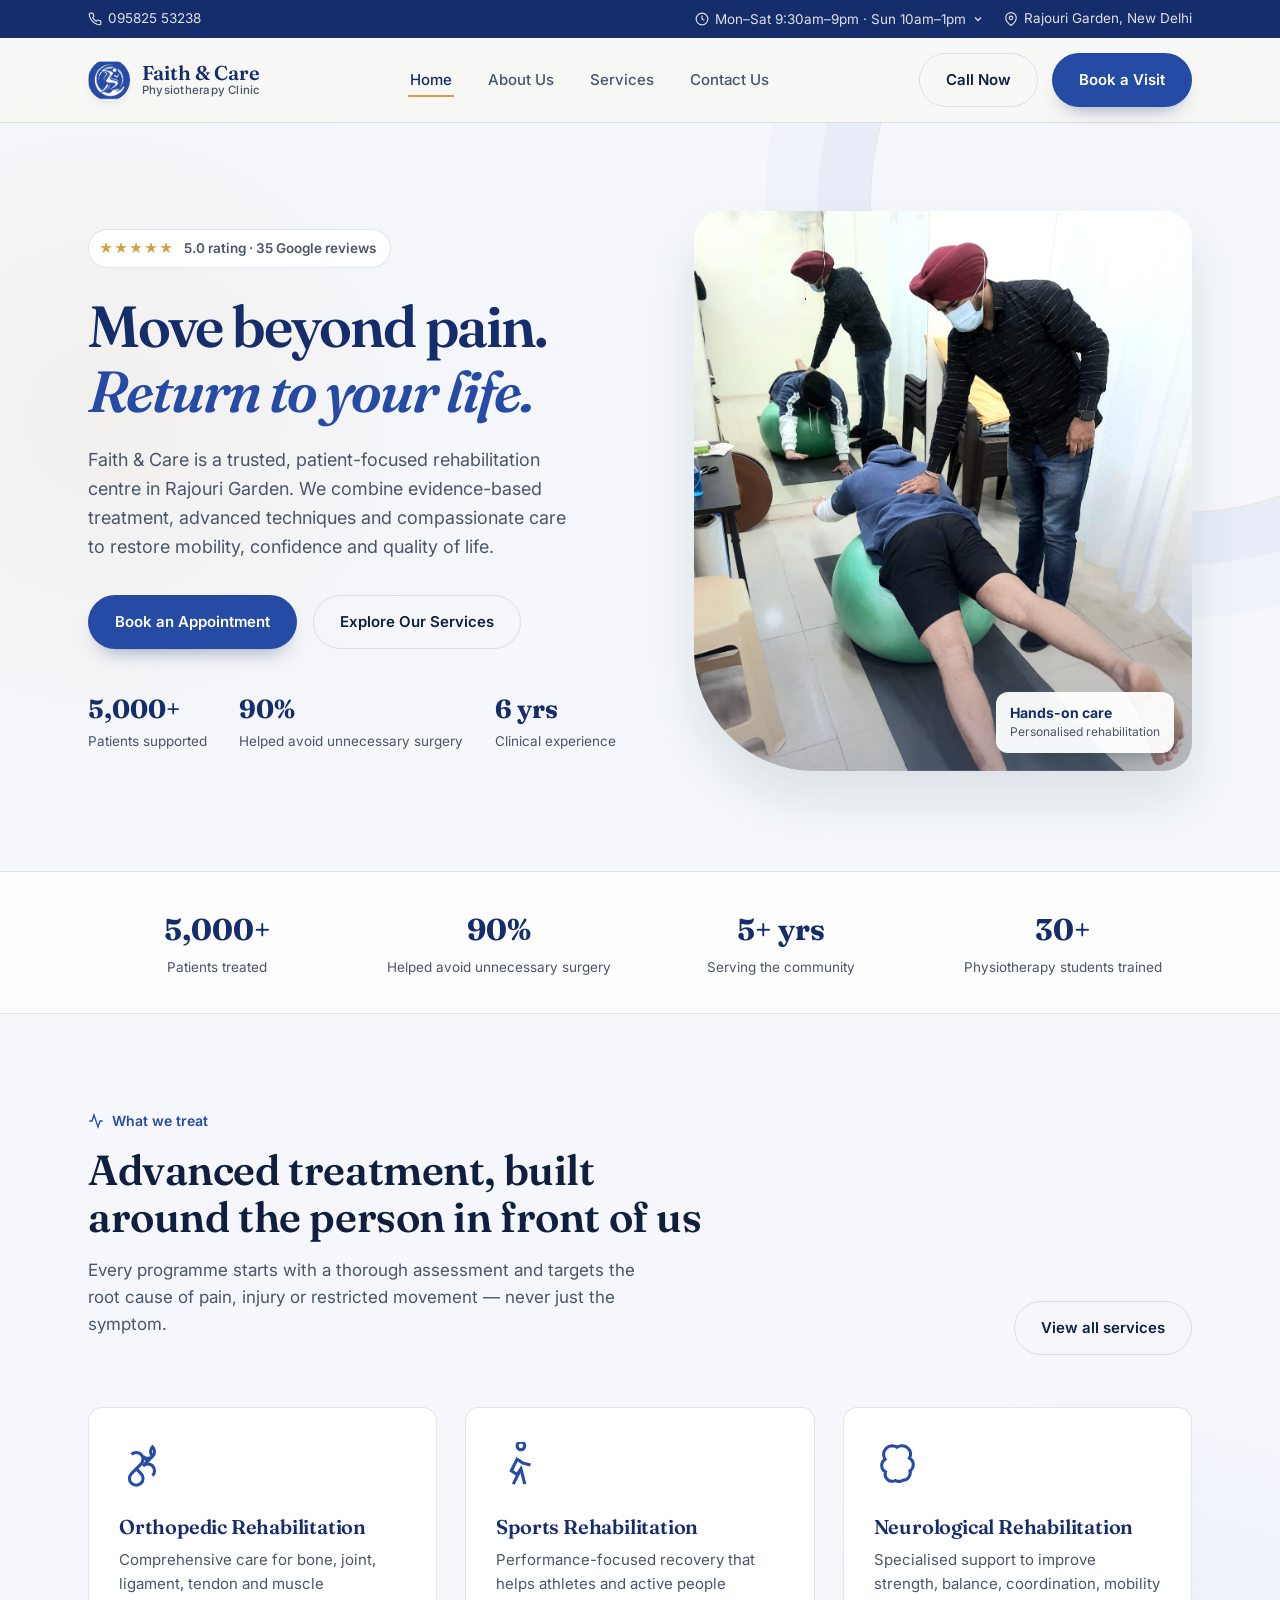
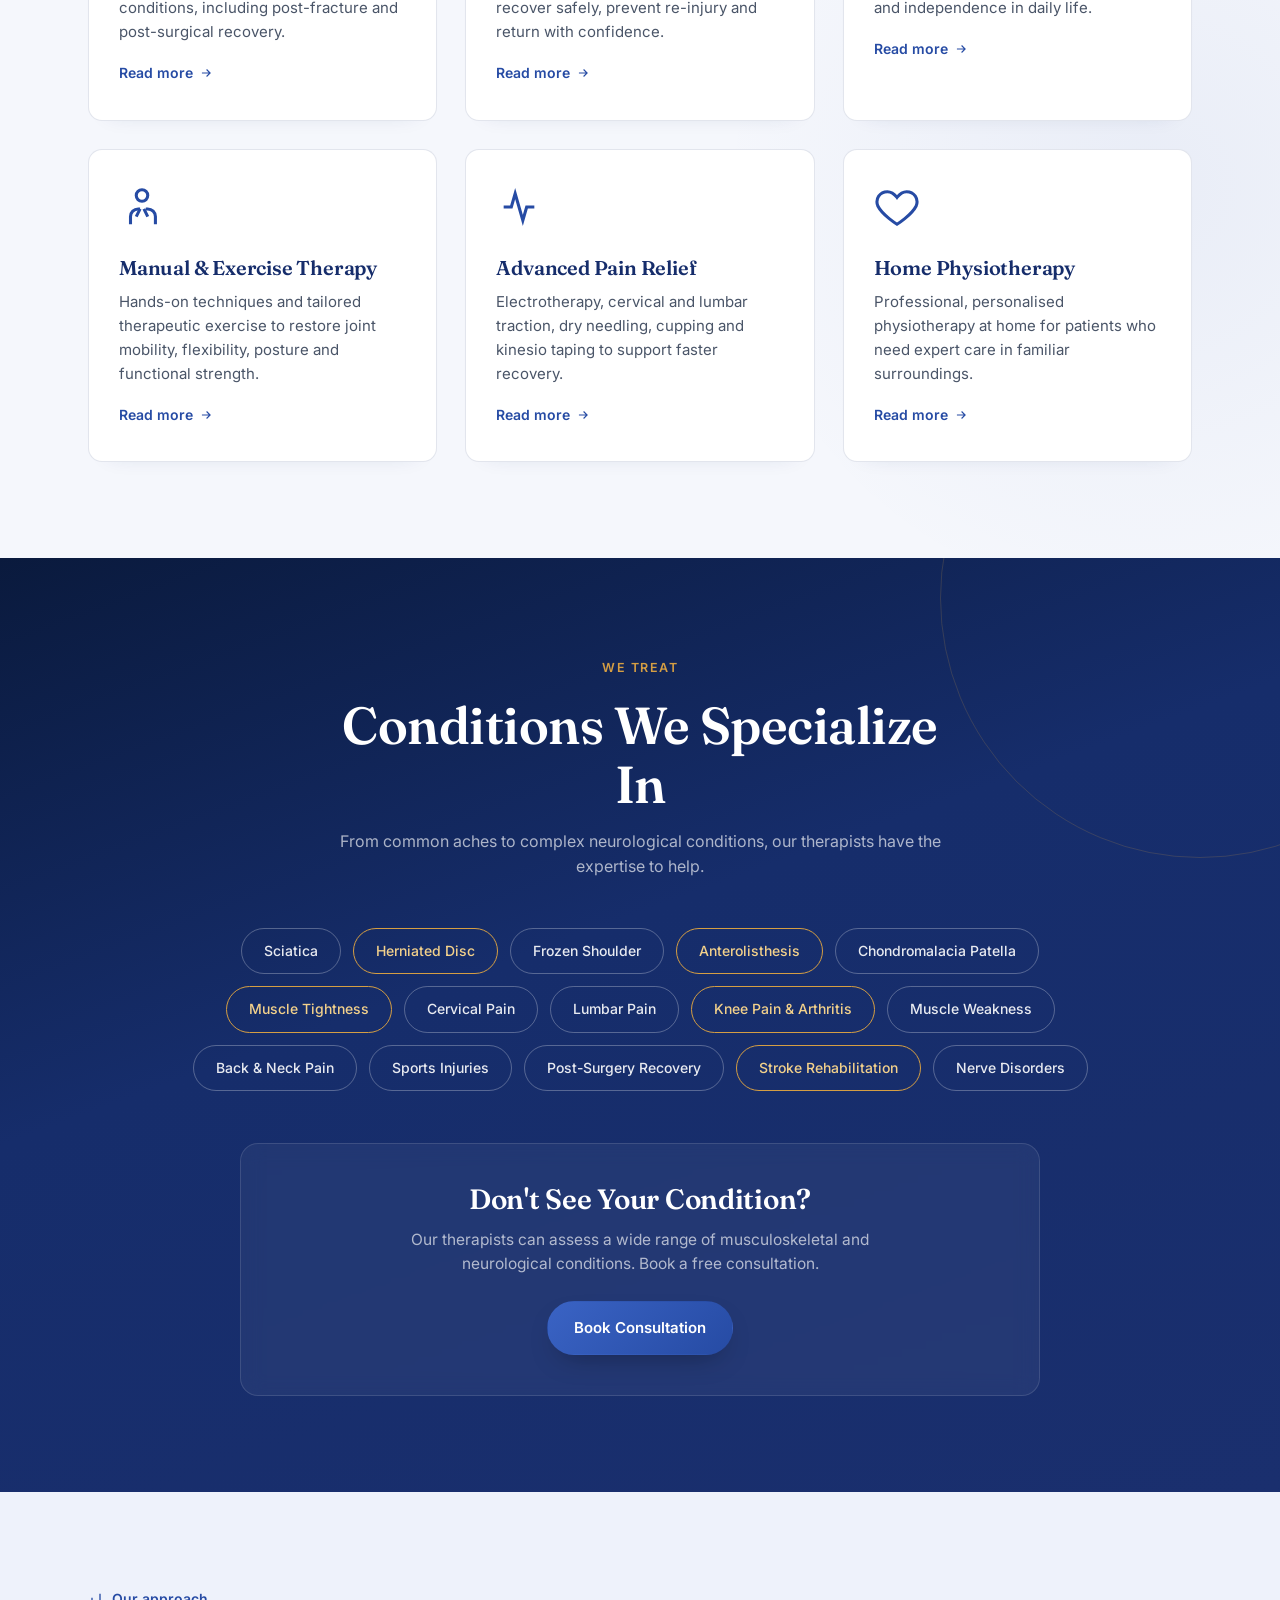
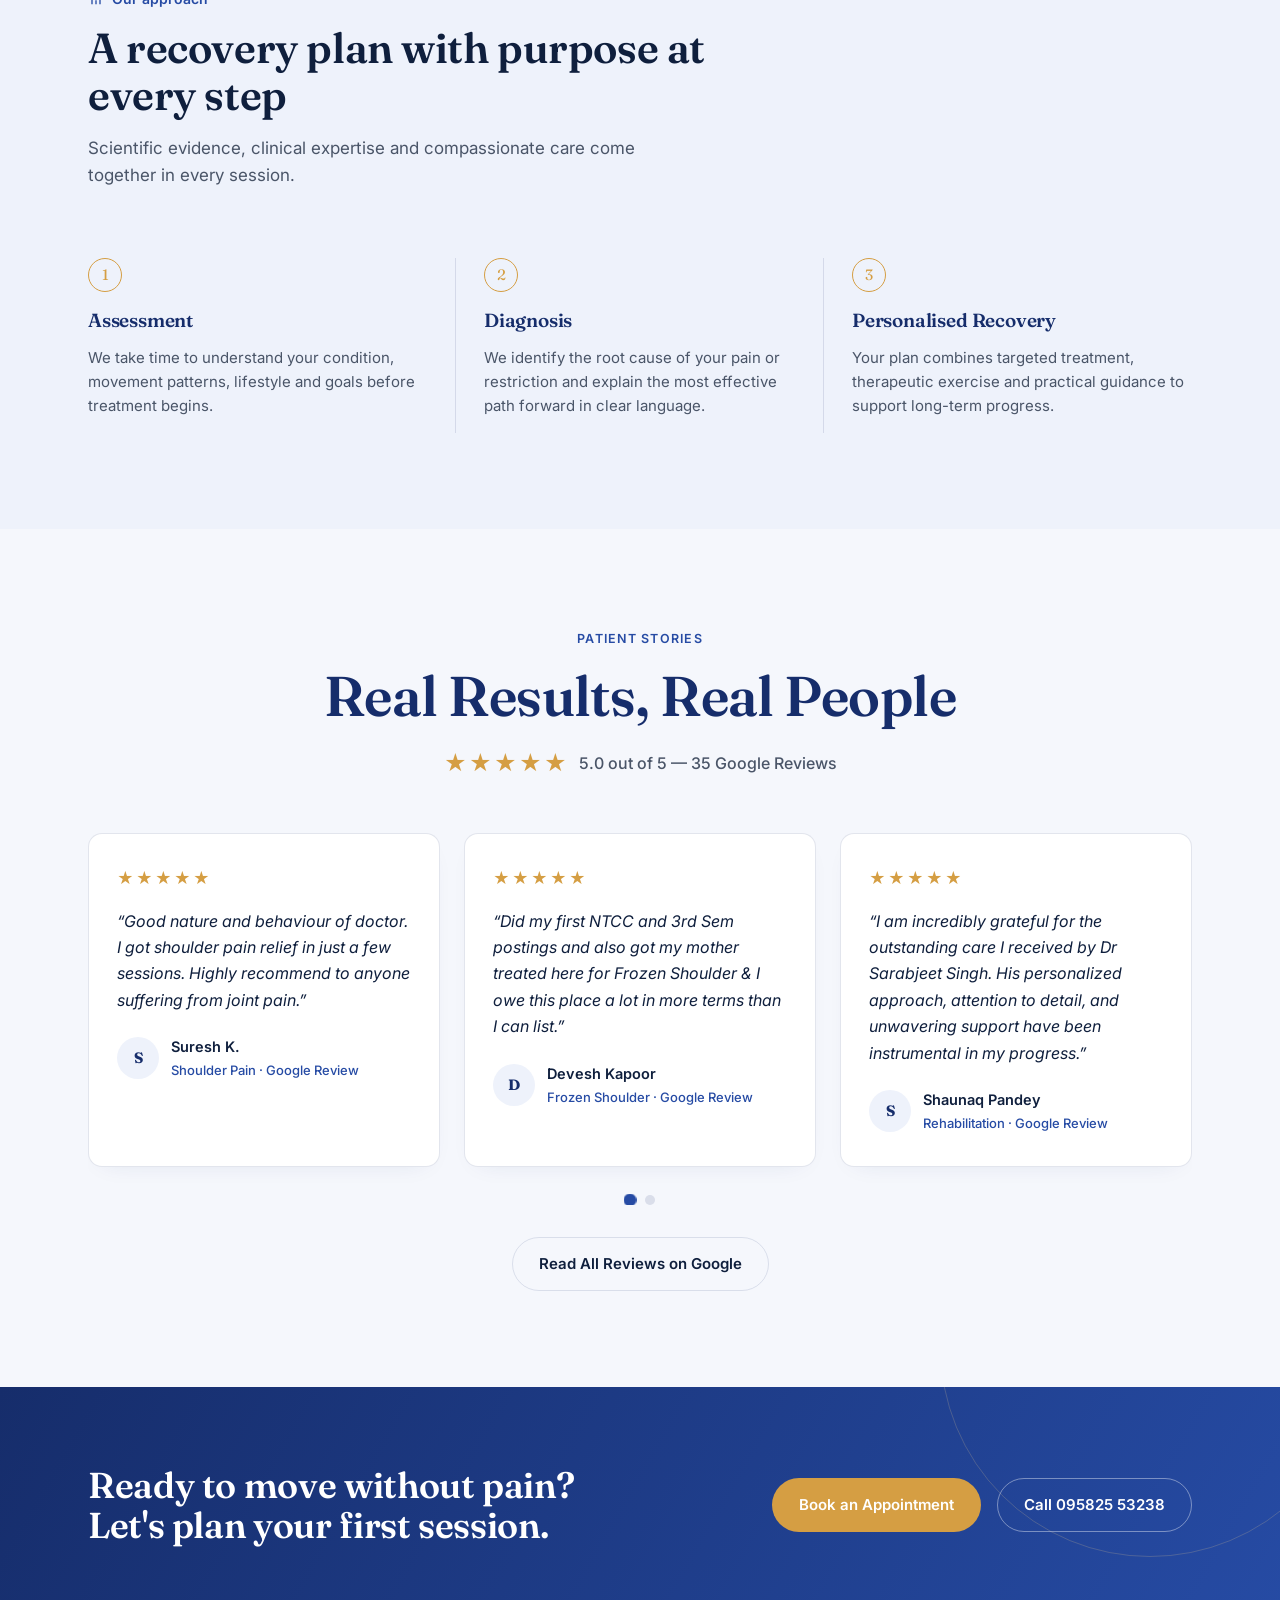
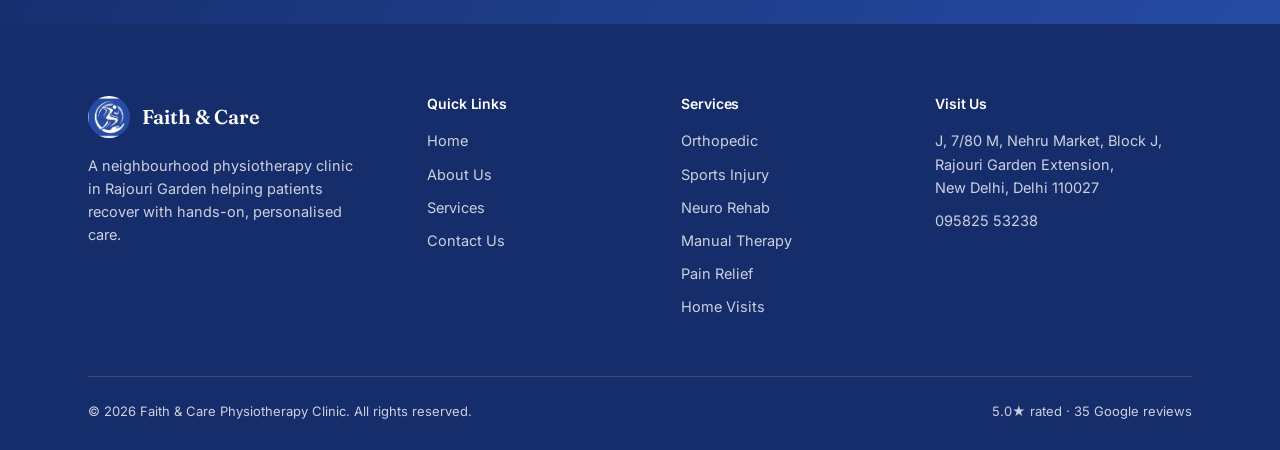
<file: index.html>
<!DOCTYPE html>
<html lang="en">
<head>
<meta charset="UTF-8">
<meta name="viewport" content="width=device-width, initial-scale=1.0">
<title>Faith &amp; Care Physiotherapy Clinic — Rajouri Garden, New Delhi</title>
<meta name="description" content="Faith & Care Physiotherapy Clinic in Rajouri Garden, New Delhi. Rated 5.0 by 35 patients. Orthopedic, sports, neuro, geriatric and post-surgery rehabilitation.">
<link rel="icon" type="image/png" href="/favicon.png">
<link rel="stylesheet" href="style.css">
</head>
<body>

<div class="topbar">
  <div class="container">
    <a class="topbar-item" href="tel:+919582553238">
      <svg width="14" height="14" viewBox="0 0 24 24" fill="none" stroke="currentColor" stroke-width="2"><path d="M22 16.92v3a2 2 0 0 1-2.18 2 19.79 19.79 0 0 1-8.63-3.07 19.5 19.5 0 0 1-6-6 19.79 19.79 0 0 1-3.07-8.67A2 2 0 0 1 4.11 2h3a2 2 0 0 1 2 1.72c.127.96.361 1.903.7 2.81a2 2 0 0 1-.45 2.11L8.09 9.91a16 16 0 0 0 6 6l1.27-1.27a2 2 0 0 1 2.11-.45c.907.339 1.85.573 2.81.7A2 2 0 0 1 22 16.92z"/></svg>
      095825 53238
    </a>
    <div class="topbar-right">
      <div class="hours-dropdown-wrap" id="hours-drop">
        <button class="hours-trigger" aria-expanded="false" aria-haspopup="true">
          <svg viewBox="0 0 24 24" fill="none" stroke="currentColor" stroke-width="2"><circle cx="12" cy="12" r="10"/><polyline points="12 6 12 12 16 14"/></svg>
          Mon–Sat 9:30am–9pm &middot; Sun 10am–1pm
          <svg class="chevron" viewBox="0 0 24 24" fill="none" stroke="currentColor" stroke-width="2.5"><polyline points="6 9 12 15 18 9"/></svg>
        </button>
        <div class="hours-panel" role="tooltip">
          <table>
            <tr><td>Monday</td><td>9:30 AM – 9:00 PM</td></tr>
            <tr><td>Tuesday</td><td>9:30 AM – 9:00 PM</td></tr>
            <tr><td>Wednesday</td><td>9:30 AM – 9:00 PM</td></tr>
            <tr><td>Thursday</td><td>9:30 AM – 9:00 PM</td></tr>
            <tr><td>Friday</td><td>9:30 AM – 9:00 PM</td></tr>
            <tr><td>Saturday</td><td>9:30 AM – 9:00 PM</td></tr>
            <tr><td>Sunday</td><td>10:00 AM – 1:00 PM</td></tr>
          </table>
        </div>
      </div>
      <span class="topbar-item">
        <svg width="14" height="14" viewBox="0 0 24 24" fill="none" stroke="currentColor" stroke-width="2"><path d="M21 10c0 7-9 13-9 13s-9-6-9-13a9 9 0 0 1 18 0z"/><circle cx="12" cy="10" r="3"/></svg>
        Rajouri Garden, New Delhi
      </span>
    </div>
  </div>
</div>

<header class="site-header">
  <div class="container">
    <a class="brand" href="index.html">
      <img class="brand-mark brand-mark--logo" src="assets/faith-care-logo.jpeg" alt="Faith &amp; Care logo">
      <span class="brand-text">Faith &amp; Care<span>Physiotherapy Clinic</span></span>
    </a>
    <nav class="main-nav">
      <ul>
        <li><a href="index.html" class="is-active">Home</a></li>
        <li><a href="about.html">About Us</a></li>
        <li><a href="services.html">Services</a></li>
        <li><a href="contact.html">Contact Us</a></li>
      </ul>
    </nav>
    <div class="header-cta">
      <a class="btn btn-ghost" href="tel:+919582553238">Call Now</a>
      <a class="btn btn-primary" href="contact.html">Book a Visit</a>
      <button class="nav-toggle" aria-label="Toggle menu" aria-expanded="false">
        <svg viewBox="0 0 24 24" fill="none" stroke="currentColor" stroke-width="2"><line x1="3" y1="6" x2="21" y2="6"/><line x1="3" y1="12" x2="21" y2="12"/><line x1="3" y1="18" x2="21" y2="18"/></svg>
      </button>
    </div>
  </div>
</header>

<section class="hero">
  <div class="container">
    <div class="hero-copy reveal">
      <div class="hero-trust">
        <span class="stars">★★★★★</span> 5.0 rating · 35 Google reviews
      </div>
      <h1>Move beyond pain. <em>Return to your life.</em></h1>
      <p class="hero-sub">Faith &amp; Care is a trusted, patient-focused rehabilitation centre in Rajouri Garden. We combine evidence-based treatment, advanced techniques and compassionate care to restore mobility, confidence and quality of life.</p>
      <div class="hero-actions">
        <a class="btn btn-primary" href="contact.html">Book an Appointment</a>
        <a class="btn btn-ghost" href="services.html">Explore Our Services</a>
      </div>
      <div class="hero-meta">
        <div><strong>5,000+</strong>Patients supported</div>
        <div><strong>90%</strong>Helped avoid unnecessary surgery</div>
        <div><strong>6 yrs</strong>Clinical experience</div>
      </div>
    </div>
    <div class="hero-art hero-photo reveal" style="animation-delay:.15s">
      <img src="assets/session-balance.jpeg" alt="Dr. Sarabjeet Singh guiding a patient through balance rehabilitation" width="800" height="960" fetchpriority="high" decoding="async">
      <span class="photo-label"><strong>Hands-on care</strong>Personalised rehabilitation</span>
    </div>
  </div>
</section>

<section class="stat-strip">
  <div class="container">
    <div class="stat"><strong>5,000+</strong><span>Patients treated</span></div>
    <div class="stat"><strong>90%</strong><span>Helped avoid unnecessary surgery</span></div>
    <div class="stat"><strong>5+ yrs</strong><span>Serving the community</span></div>
    <div class="stat"><strong>30+</strong><span>Physiotherapy students trained</span></div>
  </div>
</section>

<section class="section" id="services">
  <div class="container">
    <div class="section-head">
      <div>
        <div class="kicker">
          <svg viewBox="0 0 24 24" fill="none" stroke="currentColor" stroke-width="2"><path d="M22 12h-4l-3 9L9 3l-3 9H2"/></svg>
          What we treat
        </div>
        <h2 class="section-title">Advanced treatment, built around the person in front of us</h2>
        <p class="section-lede">Every programme starts with a thorough assessment and targets the root cause of pain, injury or restricted movement — never just the symptom.</p>
      </div>
      <a class="btn btn-ghost" href="services.html">View all services</a>
    </div>

    <div class="grid-3">
      <div class="service-card">
        <svg class="service-icon" viewBox="0 0 24 24" fill="none" stroke="currentColor" stroke-width="1.6"><path d="M6.5 6.5a3.5 3.5 0 1 1 5 5L9 14l2.5 2.5a3.5 3.5 0 1 1-5 5 3.5 3.5 0 0 1 0-5L9 14"/><path d="M17.5 17.5a3.5 3.5 0 1 0-5-5L15 10l-2.5-2.5a3.5 3.5 0 1 0 5-5 3.5 3.5 0 0 0 0 5L15 10"/></svg>
        <h3>Orthopedic Rehabilitation</h3>
        <p>Comprehensive care for bone, joint, ligament, tendon and muscle conditions, including post-fracture and post-surgical recovery.</p>
        <a class="service-link" href="services.html#orthopedic">Read more <svg viewBox="0 0 24 24" fill="none" stroke="currentColor" stroke-width="2"><path d="M5 12h14M13 6l6 6-6 6"/></svg></a>
      </div>
      <div class="service-card">
        <svg class="service-icon" viewBox="0 0 24 24" fill="none" stroke="currentColor" stroke-width="1.6"><path d="M13 4a2 2 0 1 0-2-2 2 2 0 0 0 2 2z"/><path d="M15 22l-2-8-2 3-3-2 3-6 3 2 4 1"/><path d="M9 22l3-6"/></svg>
        <h3>Sports Rehabilitation</h3>
        <p>Performance-focused recovery that helps athletes and active people recover safely, prevent re-injury and return with confidence.</p>
        <a class="service-link" href="services.html#sports">Read more <svg viewBox="0 0 24 24" fill="none" stroke="currentColor" stroke-width="2"><path d="M5 12h14M13 6l6 6-6 6"/></svg></a>
      </div>
      <div class="service-card">
        <svg class="service-icon" viewBox="0 0 24 24" fill="none" stroke="currentColor" stroke-width="1.6"><path d="M9.5 2a4.5 4.5 0 0 0-4.5 4.5c0 1 .3 1.8.8 2.5-1 .7-1.8 1.9-1.8 3.3a3.8 3.8 0 0 0 2 3.3 3.7 3.7 0 0 0 3.5 4.9c.6 0 1.2-.1 1.7-.4A4 4 0 0 0 15 20a4 4 0 0 0 3.8-5 3.8 3.8 0 0 0 1.7-3.2c0-1.5-.8-2.7-2-3.4.4-.7.6-1.5.6-2.4A4.5 4.5 0 0 0 14.5 2 4.4 4.4 0 0 0 12 2.8 4.4 4.4 0 0 0 9.5 2z"/></svg>
        <h3>Neurological Rehabilitation</h3>
        <p>Specialised support to improve strength, balance, coordination, mobility and independence in daily life.</p>
        <a class="service-link" href="services.html#neuro">Read more <svg viewBox="0 0 24 24" fill="none" stroke="currentColor" stroke-width="2"><path d="M5 12h14M13 6l6 6-6 6"/></svg></a>
      </div>
      <div class="service-card">
        <svg class="service-icon" viewBox="0 0 24 24" fill="none" stroke="currentColor" stroke-width="1.6"><circle cx="12" cy="6" r="3"/><path d="M6 21v-4a4 4 0 0 1 4-4h1M14 13h1a4 4 0 0 1 4 4v4"/><path d="M11 13l-2 4M13 13l2 4"/></svg>
        <h3>Manual &amp; Exercise Therapy</h3>
        <p>Hands-on techniques and tailored therapeutic exercise to restore joint mobility, flexibility, posture and functional strength.</p>
        <a class="service-link" href="services.html#manual-therapy">Read more <svg viewBox="0 0 24 24" fill="none" stroke="currentColor" stroke-width="2"><path d="M5 12h14M13 6l6 6-6 6"/></svg></a>
      </div>
      <div class="service-card">
        <svg class="service-icon" viewBox="0 0 24 24" fill="none" stroke="currentColor" stroke-width="1.6"><path d="M4 12h4l2-7 4 14 2-7h4"/></svg>
        <h3>Advanced Pain Relief</h3>
        <p>Electrotherapy, cervical and lumbar traction, dry needling, cupping and kinesio taping to support faster recovery.</p>
        <a class="service-link" href="services.html#pain-relief">Read more <svg viewBox="0 0 24 24" fill="none" stroke="currentColor" stroke-width="2"><path d="M5 12h14M13 6l6 6-6 6"/></svg></a>
      </div>
      <div class="service-card">
        <svg class="service-icon" viewBox="0 0 24 24" fill="none" stroke="currentColor" stroke-width="1.6"><path d="M12 21s-7.5-4.6-10-9.5C.5 7.7 3 4 7 4c2.2 0 3.6 1.2 5 3 1.4-1.8 2.8-3 5-3 4 0 6.5 3.7 5 7.5-2.5 4.9-10 9.5-10 9.5z"/></svg>
        <h3>Home Physiotherapy</h3>
        <p>Professional, personalised physiotherapy at home for patients who need expert care in familiar surroundings.</p>
        <a class="service-link" href="services.html#home-physio">Read more <svg viewBox="0 0 24 24" fill="none" stroke="currentColor" stroke-width="2"><path d="M5 12h14M13 6l6 6-6 6"/></svg></a>
      </div>
    </div>
  </div>
</section>

<section class="section section--conditions" id="conditions">
  <div class="container">
    <div class="conditions-head">
      <div class="kicker">We treat</div>
      <h2 class="section-title">Conditions We Specialize In</h2>
      <p class="section-lede">From common aches to complex neurological conditions, our therapists have the expertise to help.</p>
    </div>
    <div class="conditions-tags">
      <span class="condition-tag">Sciatica</span>
      <span class="condition-tag condition-tag--gold">Herniated Disc</span>
      <span class="condition-tag">Frozen Shoulder</span>
      <span class="condition-tag condition-tag--gold">Anterolisthesis</span>
      <span class="condition-tag">Chondromalacia Patella</span>
      <span class="condition-tag condition-tag--gold">Muscle Tightness</span>
      <span class="condition-tag">Cervical Pain</span>
      <span class="condition-tag">Lumbar Pain</span>
      <span class="condition-tag condition-tag--gold">Knee Pain &amp; Arthritis</span>
      <span class="condition-tag">Muscle Weakness</span>
      <span class="condition-tag">Back &amp; Neck Pain</span>
      <span class="condition-tag">Sports Injuries</span>
      <span class="condition-tag">Post-Surgery Recovery</span>
      <span class="condition-tag condition-tag--gold">Stroke Rehabilitation</span>
      <span class="condition-tag">Nerve Disorders</span>
    </div>
    <div class="conditions-cta">
      <h3>Don't See Your Condition?</h3>
      <p>Our therapists can assess a wide range of musculoskeletal and neurological conditions. Book a free consultation.</p>
      <a class="btn btn-teal" href="contact.html">Book Consultation</a>
    </div>
  </div>
</section>

<section class="section section--mist">
  <div class="container">
    <div class="section-head">
      <div>
        <div class="kicker">
          <svg viewBox="0 0 24 24" fill="none" stroke="currentColor" stroke-width="2"><path d="M12 20v-6M6 20V10M18 20V4"/></svg>
          Our approach
        </div>
        <h2 class="section-title">A recovery plan with purpose at every step</h2>
        <p class="section-lede">Scientific evidence, clinical expertise and compassionate care come together in every session.</p>
      </div>
    </div>
    <div class="process-list">
      <div class="process-step">
        <div class="step-num">1</div>
        <h3>Assessment</h3>
        <p>We take time to understand your condition, movement patterns, lifestyle and goals before treatment begins.</p>
      </div>
      <div class="process-step">
        <div class="step-num">2</div>
        <h3>Diagnosis</h3>
        <p>We identify the root cause of your pain or restriction and explain the most effective path forward in clear language.</p>
      </div>
      <div class="process-step">
        <div class="step-num">3</div>
        <h3>Personalised Recovery</h3>
        <p>Your plan combines targeted treatment, therapeutic exercise and practical guidance to support long-term progress.</p>
      </div>
    </div>
  </div>
</section>

<section class="section section--results" id="testimonials">
  <div class="container">
    <div class="results-head">
      <div class="kicker">Patient Stories</div>
      <h2 class="section-title">Real Results, Real People</h2>
      <div class="results-aggregate">
        <span class="stars-row">★★★★★</span>
        <span>5.0 out of 5 — 35 Google Reviews</span>
      </div>
    </div>
    <div class="reviews-slider">
      <div class="reviews-track" id="reviews-track">
        <!-- Slide 1 -->
        <div class="reviews-slide">
          <div class="result-card">
            <div class="result-card-stars">★★★★★</div>
            <p class="result-card-quote">Good nature and behaviour of doctor. I got shoulder pain relief in just a few sessions. Highly recommend to anyone suffering from joint pain.</p>
            <div class="result-card-who">
              <div class="result-card-avatar">S</div>
              <div><div class="result-card-name">Suresh K.</div><div class="result-card-condition">Shoulder Pain · Google Review</div></div>
            </div>
          </div>
          <div class="result-card">
            <div class="result-card-stars">★★★★★</div>
            <p class="result-card-quote">Did my first NTCC and 3rd Sem postings and also got my mother treated here for Frozen Shoulder &amp; I owe this place a lot in more terms than I can list.</p>
            <div class="result-card-who">
              <div class="result-card-avatar">D</div>
              <div><div class="result-card-name">Devesh Kapoor</div><div class="result-card-condition">Frozen Shoulder · Google Review</div></div>
            </div>
          </div>
          <div class="result-card">
            <div class="result-card-stars">★★★★★</div>
            <p class="result-card-quote">I am incredibly grateful for the outstanding care I received by Dr Sarabjeet Singh. His personalized approach, attention to detail, and unwavering support have been instrumental in my progress.</p>
            <div class="result-card-who">
              <div class="result-card-avatar">S</div>
              <div><div class="result-card-name">Shaunaq Pandey</div><div class="result-card-condition">Rehabilitation · Google Review</div></div>
            </div>
          </div>
        </div>
        <!-- Slide 2 -->
        <div class="reviews-slide">
          <div class="result-card">
            <div class="result-card-stars">★★★★★</div>
            <p class="result-card-quote">Dr. Sarabjeet Singh is an exceptional physiotherapist from whom I took my post knee ACL repair rehabilitation. His expertise and dedication to his patients are evident in the personalized care and attention he provides.</p>
            <div class="result-card-who">
              <div class="result-card-avatar">R</div>
              <div><div class="result-card-name">Ritik Garg</div><div class="result-card-condition">ACL Rehabilitation · Google Review</div></div>
            </div>
          </div>
          <div class="result-card">
            <div class="result-card-stars">★★★★★</div>
            <p class="result-card-quote">Last year I had severe backpain and had to travel Europe for a month. He gave me the best treatment — he uses updated and advance techniques. I recommend him for the best physiotherapy services!</p>
            <div class="result-card-who">
              <div class="result-card-avatar">K</div>
              <div><div class="result-card-name">K. Munjaal</div><div class="result-card-condition">Back Pain · Google Review</div></div>
            </div>
          </div>
          <div class="result-card">
            <div class="result-card-stars">★★★★★</div>
            <p class="result-card-quote">I had a good experience with Dr. Sarabjeet. I had a neck hump and pain. After 4–5 therapy sessions I got a relief.</p>
            <div class="result-card-who">
              <div class="result-card-avatar">G</div>
              <div><div class="result-card-name">Gurdeep Janjua</div><div class="result-card-condition">Neck Pain · Google Review</div></div>
            </div>
          </div>
        </div>
      </div>
      <div class="reviews-dots" id="reviews-dots">
        <button class="reviews-dot is-active" data-slide="0" aria-label="Slide 1"></button>
        <button class="reviews-dot" data-slide="1" aria-label="Slide 2"></button>
      </div>
    </div>
    <div style="text-align:center;margin-top:32px;">
      <a class="btn btn-ghost" href="https://www.google.com/maps/search/?api=1&query=Faith+%26+Care+Physiotherapy+Clinic+Rajouri+Garden" target="_blank" rel="noopener">Read All Reviews on Google</a>
    </div>
  </div>
</section>

<section class="cta-band">
  <div class="container">
    <h2>Ready to move without pain? Let's plan your first session.</h2>
    <div class="cta-band-actions">
      <a class="btn btn-gold" href="contact.html">Book an Appointment</a>
      <a class="btn btn-outline-light" href="tel:+919582553238">Call 095825 53238</a>
    </div>
  </div>
</section>

<footer class="site-footer">
  <div class="container">
    <div class="footer-grid">
      <div class="footer-brand">
        <a class="brand" href="index.html">
          <img class="brand-mark brand-mark--logo" src="assets/faith-care-logo.jpeg" alt="Faith &amp; Care logo">
          <span class="brand-text">Faith &amp; Care</span>
        </a>
        <p>A neighbourhood physiotherapy clinic in Rajouri Garden helping patients recover with hands-on, personalised care.</p>
      </div>
      <div>
        <h4>Quick Links</h4>
        <ul>
          <li><a href="index.html">Home</a></li>
          <li><a href="about.html">About Us</a></li>
          <li><a href="services.html">Services</a></li>
          <li><a href="contact.html">Contact Us</a></li>
        </ul>
      </div>
      <div>
        <h4>Services</h4>
        <ul>
          <li><a href="services.html#orthopedic">Orthopedic</a></li>
          <li><a href="services.html#sports">Sports Injury</a></li>
          <li><a href="services.html#neuro">Neuro Rehab</a></li>
          <li><a href="services.html#manual-therapy">Manual Therapy</a></li>
          <li><a href="services.html#pain-relief">Pain Relief</a></li>
          <li><a href="services.html#home-physio">Home Visits</a></li>
        </ul>
      </div>
      <div>
        <h4>Visit Us</h4>
        <ul>
          <li>J, 7/80 M, Nehru Market, Block J,<br>Rajouri Garden Extension,<br>New Delhi, Delhi 110027</li>
          <li><a href="tel:+919582553238">095825 53238</a></li>
        </ul>
      </div>
    </div>
    <div class="foot-bottom">
      <span>© 2026 Faith &amp; Care Physiotherapy Clinic. All rights reserved.</span>
      <span>5.0★ rated · 35 Google reviews</span>
    </div>
  </div>
</footer>

<script src="script.js"></script>
</body>
</html>
</file>
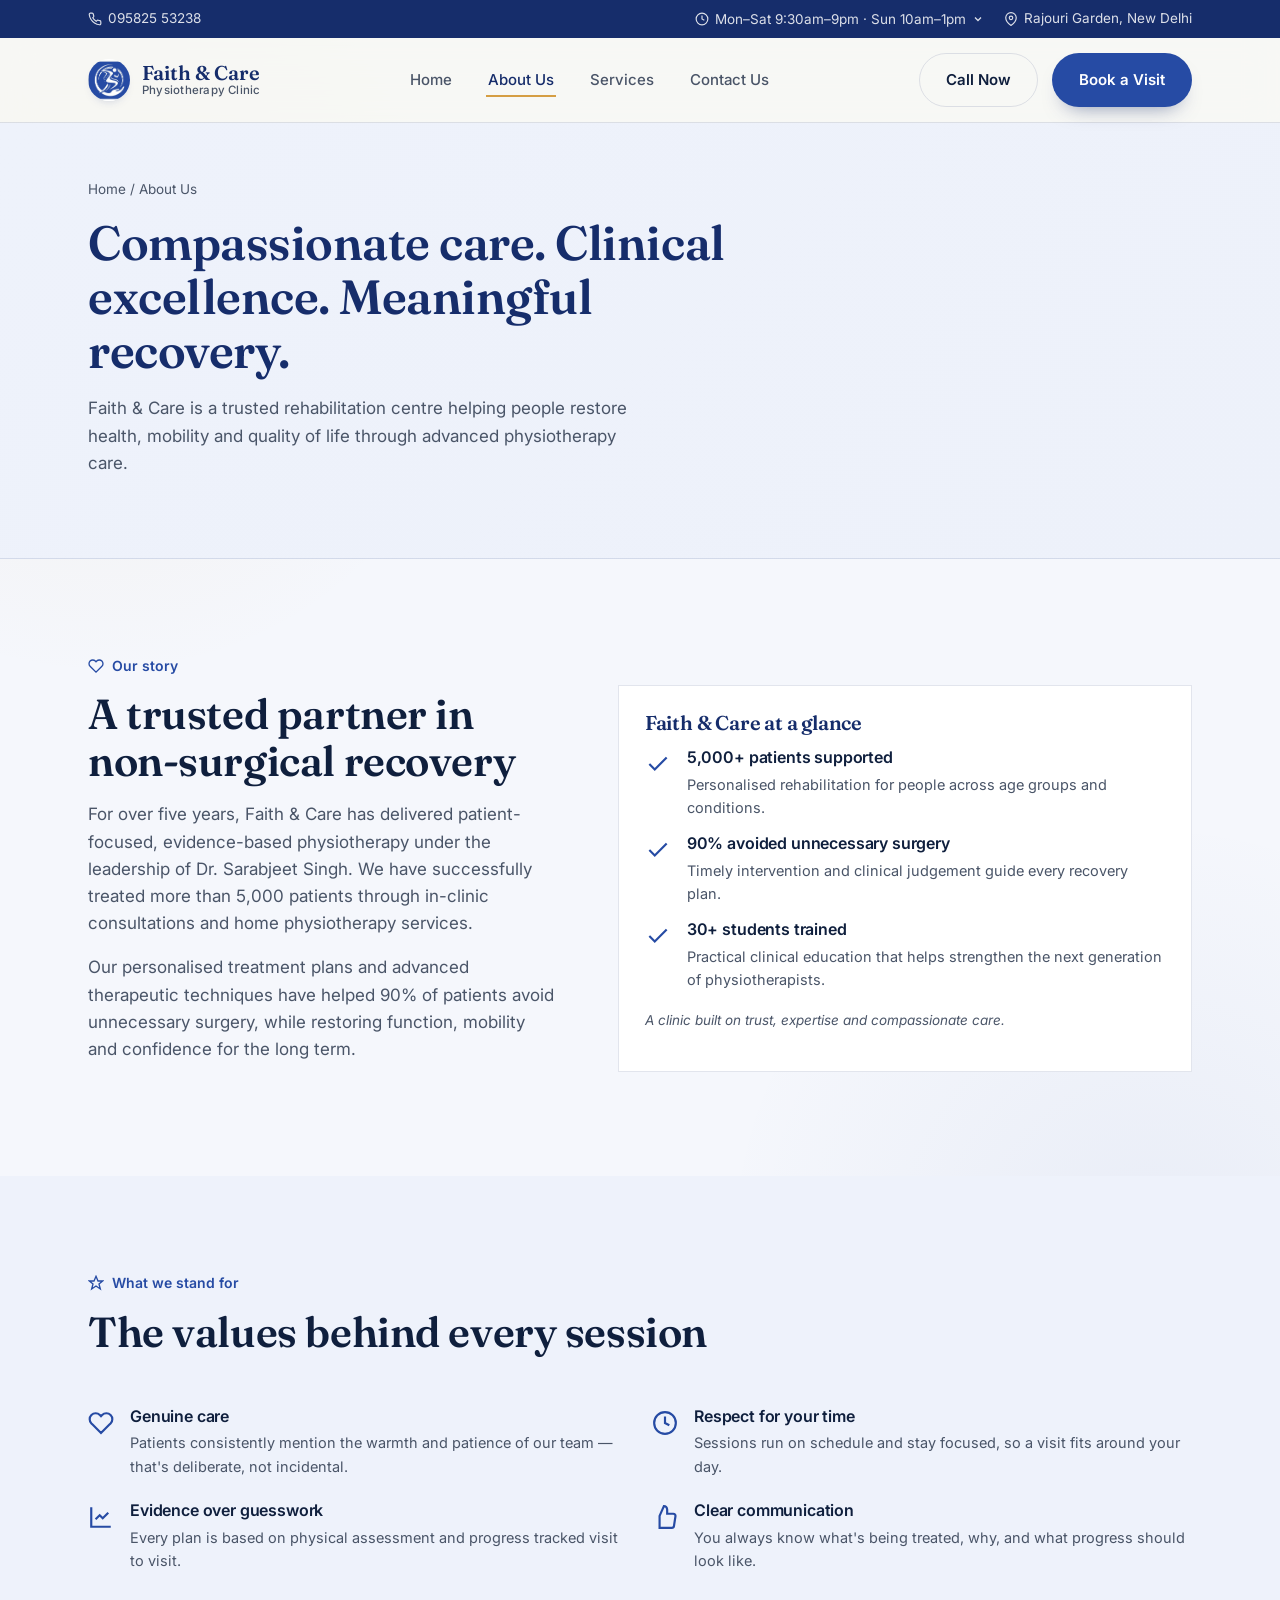
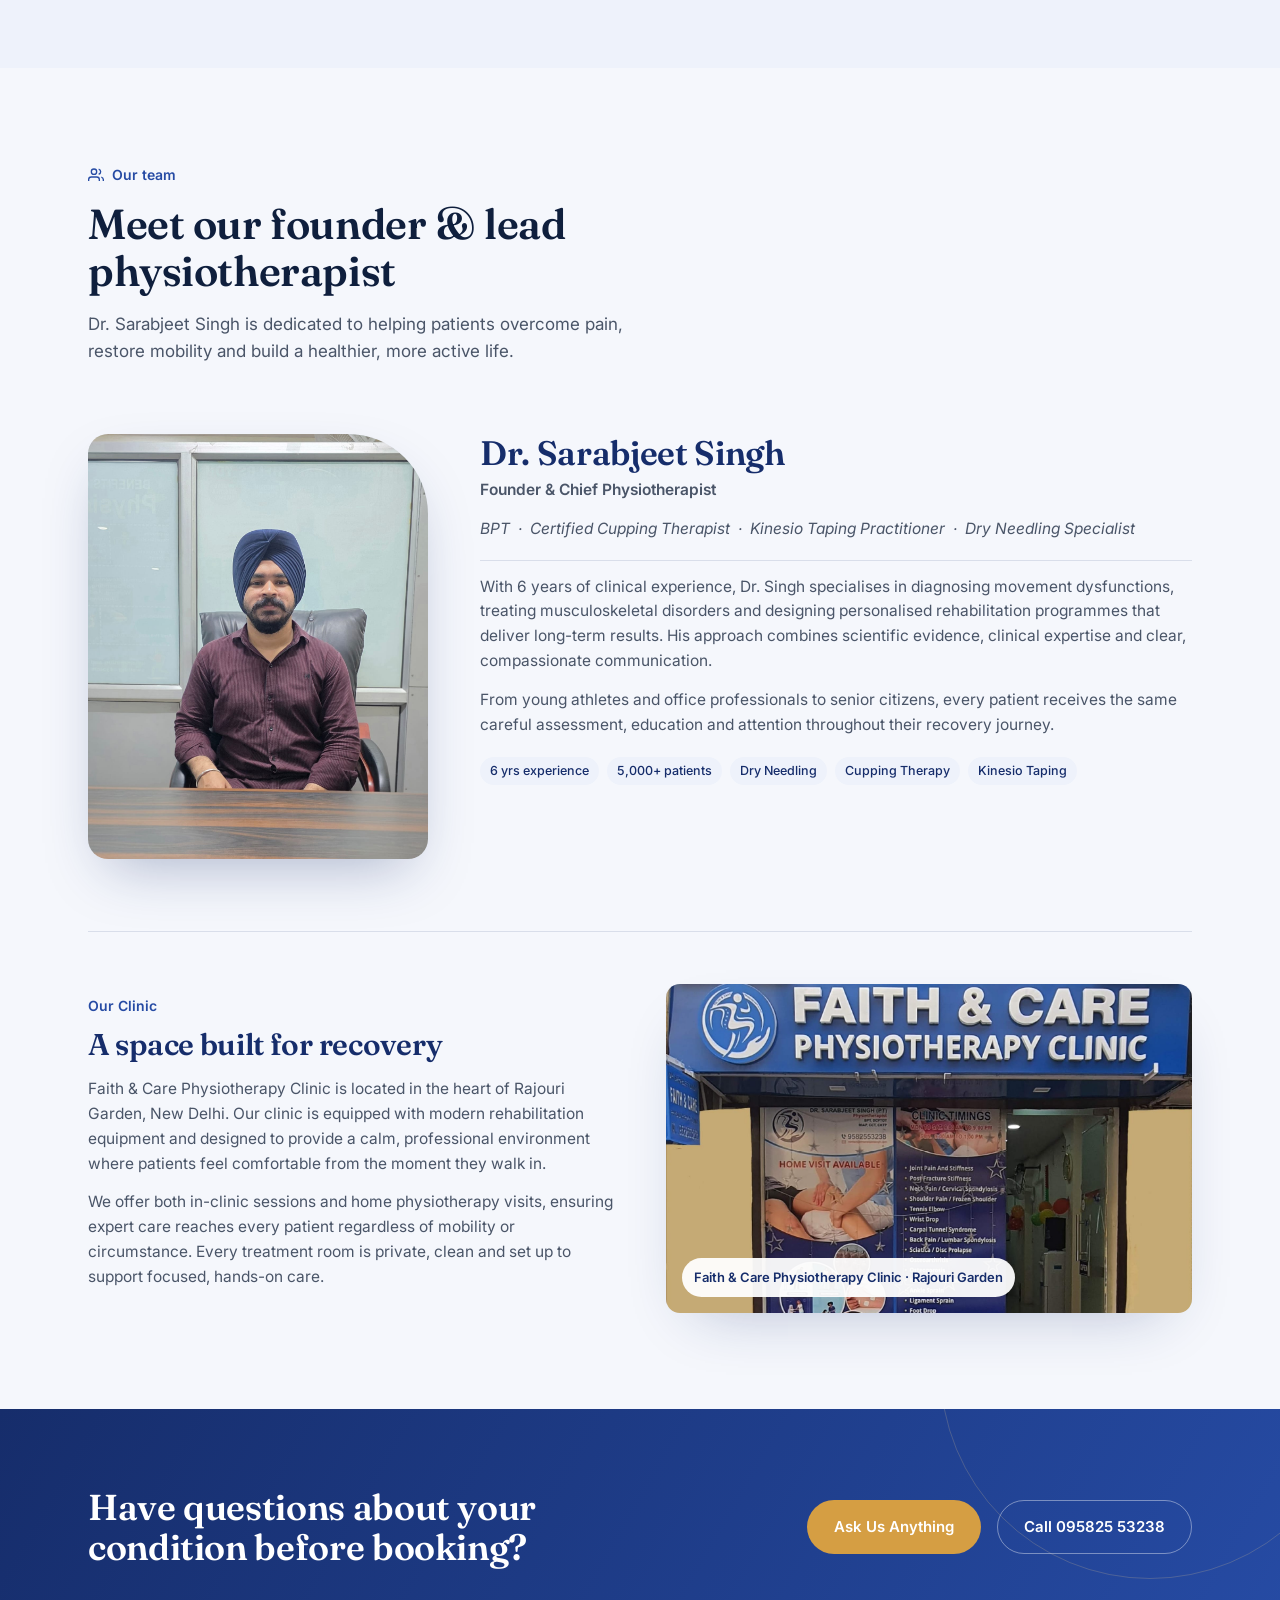
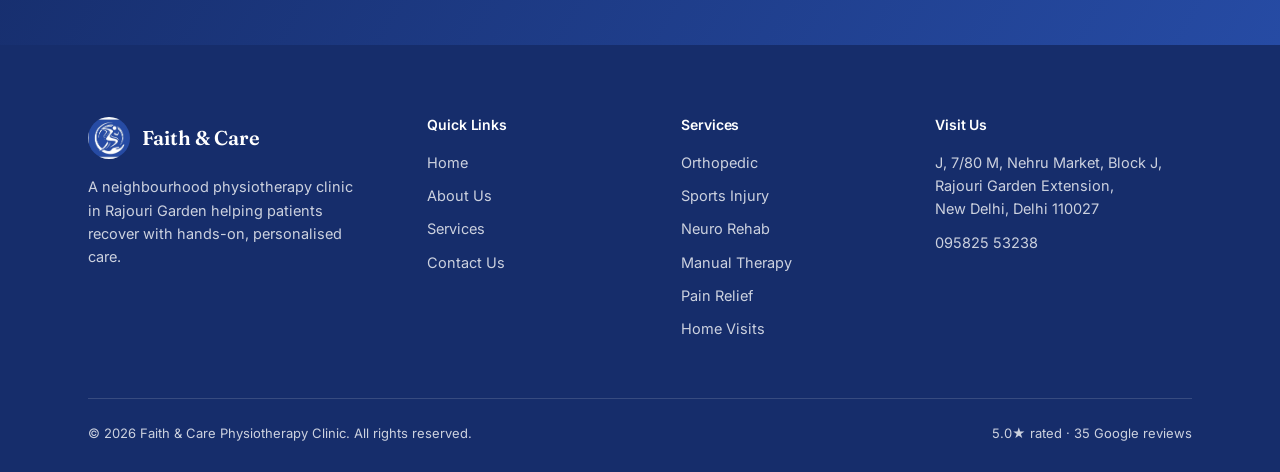
<file: about.html>
<!DOCTYPE html>
<html lang="en">
<head>
<meta charset="UTF-8">
<meta name="viewport" content="width=device-width, initial-scale=1.0">
<title>About Us — Faith &amp; Care Physiotherapy Clinic</title>
<meta name="description" content="Learn about Faith & Care Physiotherapy Clinic in Rajouri Garden — our approach, values and the team behind a 5.0-rated patient experience.">
<link rel="icon" type="image/png" href="/favicon.png">
<link rel="stylesheet" href="style.css">
</head>
<body>

<div class="topbar">
  <div class="container">
    <a class="topbar-item" href="tel:+919582553238">
      <svg width="14" height="14" viewBox="0 0 24 24" fill="none" stroke="currentColor" stroke-width="2"><path d="M22 16.92v3a2 2 0 0 1-2.18 2 19.79 19.79 0 0 1-8.63-3.07 19.5 19.5 0 0 1-6-6 19.79 19.79 0 0 1-3.07-8.67A2 2 0 0 1 4.11 2h3a2 2 0 0 1 2 1.72c.127.96.361 1.903.7 2.81a2 2 0 0 1-.45 2.11L8.09 9.91a16 16 0 0 0 6 6l1.27-1.27a2 2 0 0 1 2.11-.45c.907.339 1.85.573 2.81.7A2 2 0 0 1 22 16.92z"/></svg>
      095825 53238
    </a>
    <div class="topbar-right">
      <div class="hours-dropdown-wrap" id="hours-drop">
        <button class="hours-trigger" aria-expanded="false" aria-haspopup="true">
          <svg viewBox="0 0 24 24" fill="none" stroke="currentColor" stroke-width="2"><circle cx="12" cy="12" r="10"/><polyline points="12 6 12 12 16 14"/></svg>
          Mon–Sat 9:30am–9pm &middot; Sun 10am–1pm
          <svg class="chevron" viewBox="0 0 24 24" fill="none" stroke="currentColor" stroke-width="2.5"><polyline points="6 9 12 15 18 9"/></svg>
        </button>
        <div class="hours-panel" role="tooltip">
          <table>
            <tr><td>Monday</td><td>9:30 AM – 9:00 PM</td></tr>
            <tr><td>Tuesday</td><td>9:30 AM – 9:00 PM</td></tr>
            <tr><td>Wednesday</td><td>9:30 AM – 9:00 PM</td></tr>
            <tr><td>Thursday</td><td>9:30 AM – 9:00 PM</td></tr>
            <tr><td>Friday</td><td>9:30 AM – 9:00 PM</td></tr>
            <tr><td>Saturday</td><td>9:30 AM – 9:00 PM</td></tr>
            <tr><td>Sunday</td><td>10:00 AM – 1:00 PM</td></tr>
          </table>
        </div>
      </div>
      <span class="topbar-item">
        <svg width="14" height="14" viewBox="0 0 24 24" fill="none" stroke="currentColor" stroke-width="2"><path d="M21 10c0 7-9 13-9 13s-9-6-9-13a9 9 0 0 1 18 0z"/><circle cx="12" cy="10" r="3"/></svg>
        Rajouri Garden, New Delhi
      </span>
    </div>
  </div>
</div>

<header class="site-header">
  <div class="container">
    <a class="brand" href="index.html">
      <img class="brand-mark brand-mark--logo" src="assets/faith-care-logo.jpeg" alt="Faith &amp; Care logo">
      <span class="brand-text">Faith &amp; Care<span>Physiotherapy Clinic</span></span>
    </a>
    <nav class="main-nav">
      <ul>
        <li><a href="index.html">Home</a></li>
        <li><a href="about.html" class="is-active">About Us</a></li>
        <li><a href="services.html">Services</a></li>
        <li><a href="contact.html">Contact Us</a></li>
      </ul>
    </nav>
    <div class="header-cta">
      <a class="btn btn-ghost" href="tel:+919582553238">Call Now</a>
      <a class="btn btn-primary" href="contact.html">Book a Visit</a>
      <button class="nav-toggle" aria-label="Toggle menu" aria-expanded="false">
        <svg viewBox="0 0 24 24" fill="none" stroke="currentColor" stroke-width="2"><line x1="3" y1="6" x2="21" y2="6"/><line x1="3" y1="12" x2="21" y2="12"/><line x1="3" y1="18" x2="21" y2="18"/></svg>
      </button>
    </div>
  </div>
</header>

<section class="page-hero">
  <div class="container">
    <div class="crumb"><a href="index.html">Home</a> / About Us</div>
    <h1>Compassionate care. Clinical excellence. Meaningful recovery.</h1>
    <p>Faith &amp; Care is a trusted rehabilitation centre helping people restore health, mobility and quality of life through advanced physiotherapy care.</p>
  </div>
</section>

<section class="section">
  <div class="container">
    <div class="about-split">
      <div>
        <div class="kicker">
          <svg viewBox="0 0 24 24" fill="none" stroke="currentColor" stroke-width="2"><path d="M20.84 4.61a5.5 5.5 0 0 0-7.78 0L12 5.67l-1.06-1.06a5.5 5.5 0 0 0-7.78 7.78l1.06 1.06L12 21.23l7.78-7.78 1.06-1.06a5.5 5.5 0 0 0 0-7.78z"/></svg>
          Our story
        </div>
        <h2 class="section-title">A trusted partner in non-surgical recovery</h2>
        <p class="section-lede">For over five years, Faith &amp; Care has delivered patient-focused, evidence-based physiotherapy under the leadership of Dr. Sarabjeet Singh. We have successfully treated more than 5,000 patients through in-clinic consultations and home physiotherapy services.</p>
        <p class="section-lede">Our personalised treatment plans and advanced therapeutic techniques have helped 90% of patients avoid unnecessary surgery, while restoring function, mobility and confidence for the long term.</p>
      </div>
      <div class="credential-card">
        <h3 style="font-size:20px;color:var(--pine-dark);margin-bottom:14px;">Faith &amp; Care at a glance</h3>
        <div class="value-list" style="grid-template-columns:1fr;gap:16px;">
          <div class="value-item">
            <svg viewBox="0 0 24 24" fill="none" stroke="currentColor" stroke-width="2"><path d="M20 6L9 17l-5-5"/></svg>
            <div><h4>5,000+ patients supported</h4><p>Personalised rehabilitation for people across age groups and conditions.</p></div>
          </div>
          <div class="value-item">
            <svg viewBox="0 0 24 24" fill="none" stroke="currentColor" stroke-width="2"><path d="M20 6L9 17l-5-5"/></svg>
            <div><h4>90% avoided unnecessary surgery</h4><p>Timely intervention and clinical judgement guide every recovery plan.</p></div>
          </div>
          <div class="value-item">
            <svg viewBox="0 0 24 24" fill="none" stroke="currentColor" stroke-width="2"><path d="M20 6L9 17l-5-5"/></svg>
            <div><h4>30+ students trained</h4><p>Practical clinical education that helps strengthen the next generation of physiotherapists.</p></div>
          </div>
        </div>
        <p class="note" style="margin-top:18px;">A clinic built on trust, expertise and compassionate care.</p>
      </div>
    </div>
  </div>
</section>

<section class="section section--mist">
  <div class="container">
    <div class="section-head">
      <div>
        <div class="kicker">
          <svg viewBox="0 0 24 24" fill="none" stroke="currentColor" stroke-width="2"><path d="M12 2l3 7h7l-5.5 4.5L18.5 21 12 16.5 5.5 21l2-7.5L2 9h7z"/></svg>
          What we stand for
        </div>
        <h2 class="section-title">The values behind every session</h2>
      </div>
    </div>
    <div class="value-list">
      <div class="value-item">
        <svg viewBox="0 0 24 24" fill="none" stroke="currentColor" stroke-width="2"><path d="M20.84 4.61a5.5 5.5 0 0 0-7.78 0L12 5.67l-1.06-1.06a5.5 5.5 0 0 0-7.78 7.78l1.06 1.06L12 21.23l7.78-7.78 1.06-1.06a5.5 5.5 0 0 0 0-7.78z"/></svg>
        <div><h4>Genuine care</h4><p>Patients consistently mention the warmth and patience of our team — that's deliberate, not incidental.</p></div>
      </div>
      <div class="value-item">
        <svg viewBox="0 0 24 24" fill="none" stroke="currentColor" stroke-width="2"><circle cx="12" cy="12" r="10"/><path d="M12 6v6l4 2"/></svg>
        <div><h4>Respect for your time</h4><p>Sessions run on schedule and stay focused, so a visit fits around your day.</p></div>
      </div>
      <div class="value-item">
        <svg viewBox="0 0 24 24" fill="none" stroke="currentColor" stroke-width="2"><path d="M3 3v18h18"/><path d="M18.7 8l-5.1 5.1-2.8-2.8L7 14"/></svg>
        <div><h4>Evidence over guesswork</h4><p>Every plan is based on physical assessment and progress tracked visit to visit.</p></div>
      </div>
      <div class="value-item">
        <svg viewBox="0 0 24 24" fill="none" stroke="currentColor" stroke-width="2"><path d="M14 9V5a3 3 0 0 0-3-3l-4 9v11h11.28a2 2 0 0 0 2-1.7l1.38-9a2 2 0 0 0-2-2.3H14z"/></svg>
        <div><h4>Clear communication</h4><p>You always know what's being treated, why, and what progress should look like.</p></div>
      </div>
    </div>
  </div>
</section>

<section class="section">
  <div class="container">
    <div class="section-head">
      <div>
        <div class="kicker">
          <svg viewBox="0 0 24 24" fill="none" stroke="currentColor" stroke-width="2"><path d="M17 21v-2a4 4 0 0 0-4-4H5a4 4 0 0 0-4 4v2"/><circle cx="9" cy="7" r="4"/><path d="M23 21v-2a4 4 0 0 0-3-3.87M16 3.13a4 4 0 0 1 0 7.75"/></svg>
          Our team
        </div>
        <h2 class="section-title">Meet our founder &amp; lead physiotherapist</h2>
        <p class="section-lede">Dr. Sarabjeet Singh is dedicated to helping patients overcome pain, restore mobility and build a healthier, more active life.</p>
      </div>
    </div>
    <div class="doctor-profile">
      <div class="doctor-photo-wrap">
        <img src="assets/doctor.jpeg" alt="Dr. Sarabjeet Singh, Founder &amp; Chief Physiotherapist at Faith &amp; Care" loading="lazy" decoding="async" width="600" height="750">
      </div>
      <div class="doctor-info">
        <h3>Dr. Sarabjeet Singh</h3>
        <p class="doctor-title">Founder &amp; Chief Physiotherapist</p>
        <p class="doctor-creds">BPT &nbsp;·&nbsp; Certified Cupping Therapist &nbsp;·&nbsp; Kinesio Taping Practitioner &nbsp;·&nbsp; Dry Needling Specialist</p>
        <p>With 6 years of clinical experience, Dr. Singh specialises in diagnosing movement dysfunctions, treating musculoskeletal disorders and designing personalised rehabilitation programmes that deliver long-term results. His approach combines scientific evidence, clinical expertise and clear, compassionate communication.</p>
        <p>From young athletes and office professionals to senior citizens, every patient receives the same careful assessment, education and attention throughout their recovery journey.</p>
        <div class="doctor-badges">
          <span class="tag">6 yrs experience</span>
          <span class="tag">5,000+ patients</span>
          <span class="tag">Dry Needling</span>
          <span class="tag">Cupping Therapy</span>
          <span class="tag">Kinesio Taping</span>
        </div>
      </div>
    </div>
    <div class="clinic-brief">
      <div class="clinic-brief-text">
        <div class="kicker">Our Clinic</div>
        <h3>A space built for recovery</h3>
        <p>Faith &amp; Care Physiotherapy Clinic is located in the heart of Rajouri Garden, New Delhi. Our clinic is equipped with modern rehabilitation equipment and designed to provide a calm, professional environment where patients feel comfortable from the moment they walk in.</p>
        <p>We offer both in-clinic sessions and home physiotherapy visits, ensuring expert care reaches every patient regardless of mobility or circumstance. Every treatment room is private, clean and set up to support focused, hands-on care.</p>
      </div>
      <div class="clinic-photo clinic-photo--exterior" style="margin-top:0;">
        <img src="assets/clinic-exterior.jpeg" alt="Faith &amp; Care Physiotherapy Clinic exterior in Rajouri Garden" loading="lazy" decoding="async" width="960" height="600">
        <span>Faith &amp; Care Physiotherapy Clinic · Rajouri Garden</span>
      </div>
    </div>
  </div>
</section>

<section class="cta-band">
  <div class="container">
    <h2>Have questions about your condition before booking?</h2>
    <div class="cta-band-actions">
      <a class="btn btn-gold" href="contact.html">Ask Us Anything</a>
      <a class="btn btn-outline-light" href="tel:+919582553238">Call 095825 53238</a>
    </div>
  </div>
</section>

<footer class="site-footer">
  <div class="container">
    <div class="footer-grid">
      <div class="footer-brand">
        <a class="brand" href="index.html">
          <img class="brand-mark brand-mark--logo" src="assets/faith-care-logo.jpeg" alt="Faith &amp; Care logo">
          <span class="brand-text">Faith &amp; Care</span>
        </a>
        <p>A neighbourhood physiotherapy clinic in Rajouri Garden helping patients recover with hands-on, personalised care.</p>
      </div>
      <div>
        <h4>Quick Links</h4>
        <ul>
          <li><a href="index.html">Home</a></li>
          <li><a href="about.html">About Us</a></li>
          <li><a href="services.html">Services</a></li>
          <li><a href="contact.html">Contact Us</a></li>
        </ul>
      </div>
      <div>
        <h4>Services</h4>
        <ul>
          <li><a href="services.html#orthopedic">Orthopedic</a></li>
          <li><a href="services.html#sports">Sports Injury</a></li>
          <li><a href="services.html#neuro">Neuro Rehab</a></li>
          <li><a href="services.html#manual-therapy">Manual Therapy</a></li>
          <li><a href="services.html#pain-relief">Pain Relief</a></li>
          <li><a href="services.html#home-physio">Home Visits</a></li>
        </ul>
      </div>
      <div>
        <h4>Visit Us</h4>
        <ul>
          <li>J, 7/80 M, Nehru Market, Block J,<br>Rajouri Garden Extension,<br>New Delhi, Delhi 110027</li>
          <li><a href="tel:+919582553238">095825 53238</a></li>
        </ul>
      </div>
    </div>
    <div class="foot-bottom">
      <span>© 2026 Faith &amp; Care Physiotherapy Clinic. All rights reserved.</span>
      <span>5.0★ rated · 35 Google reviews</span>
    </div>
  </div>
</footer>

<script src="script.js"></script>
</body>
</html>
</file>
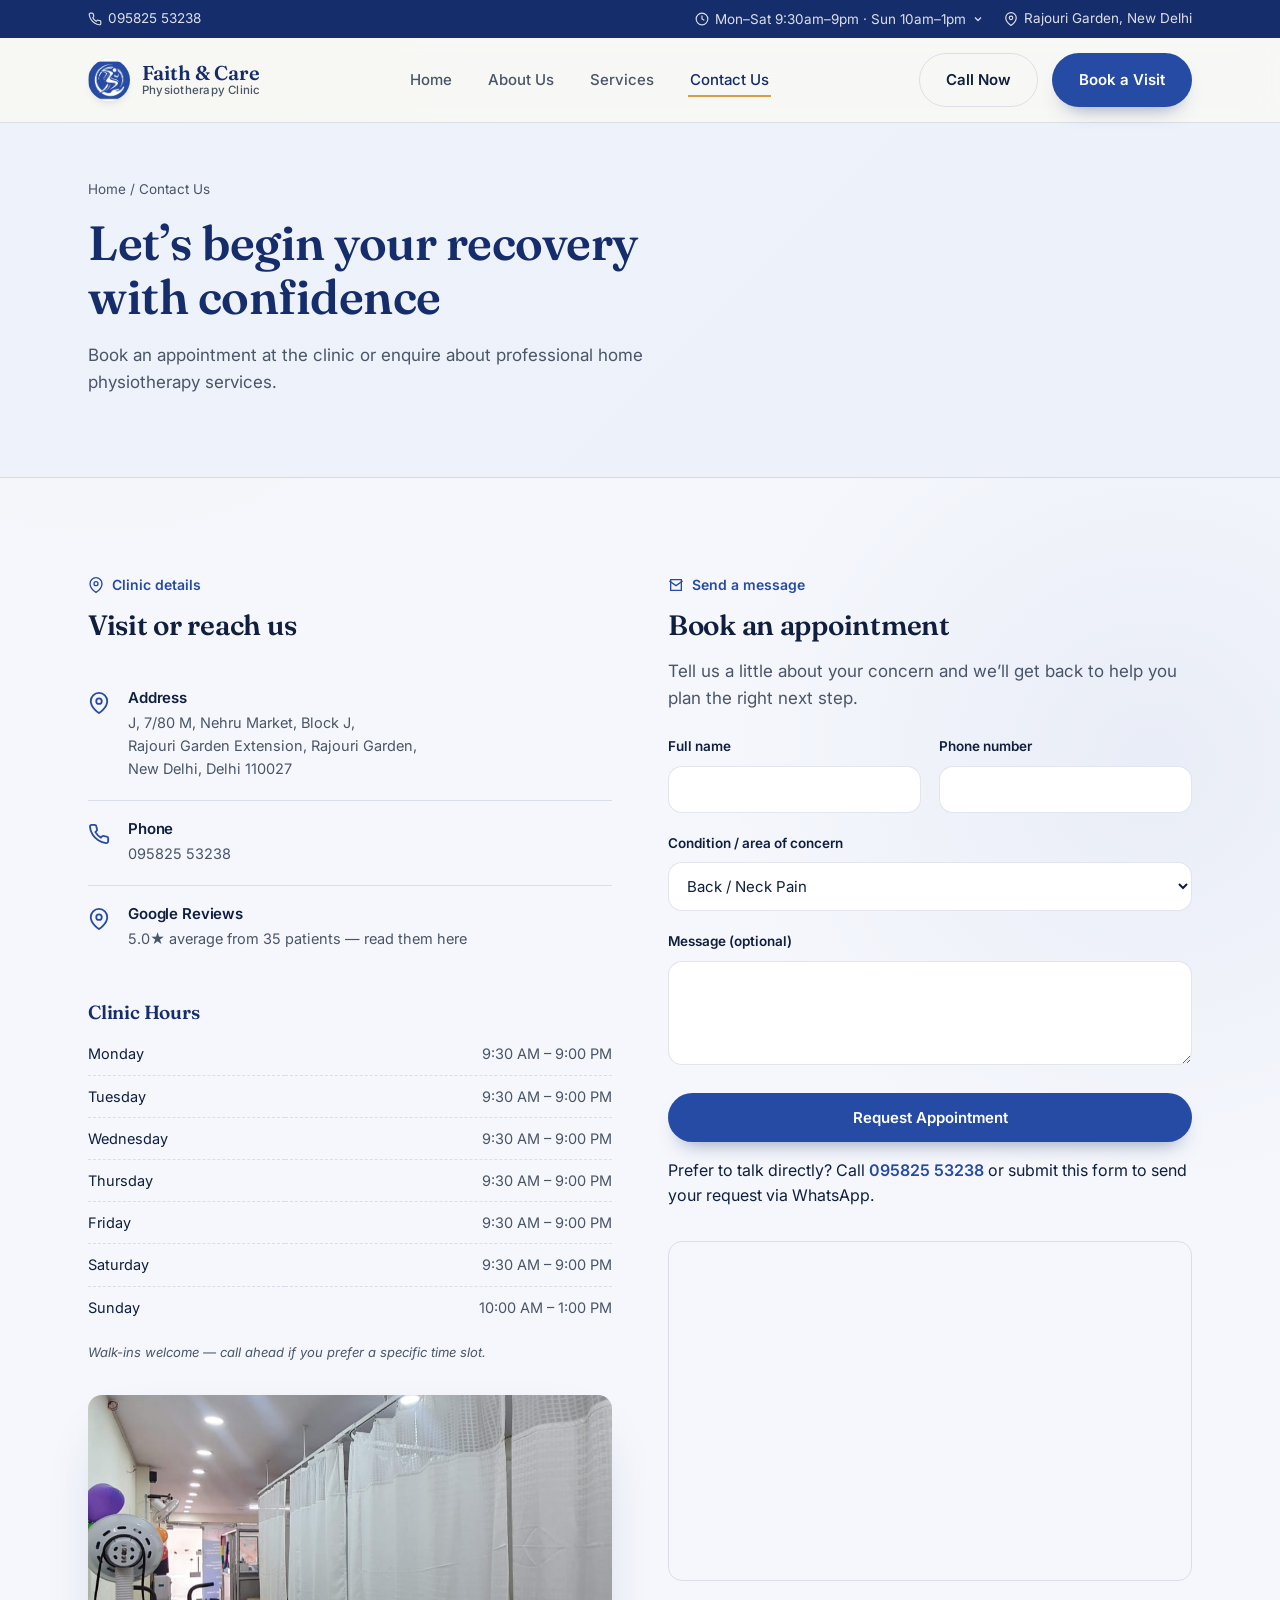
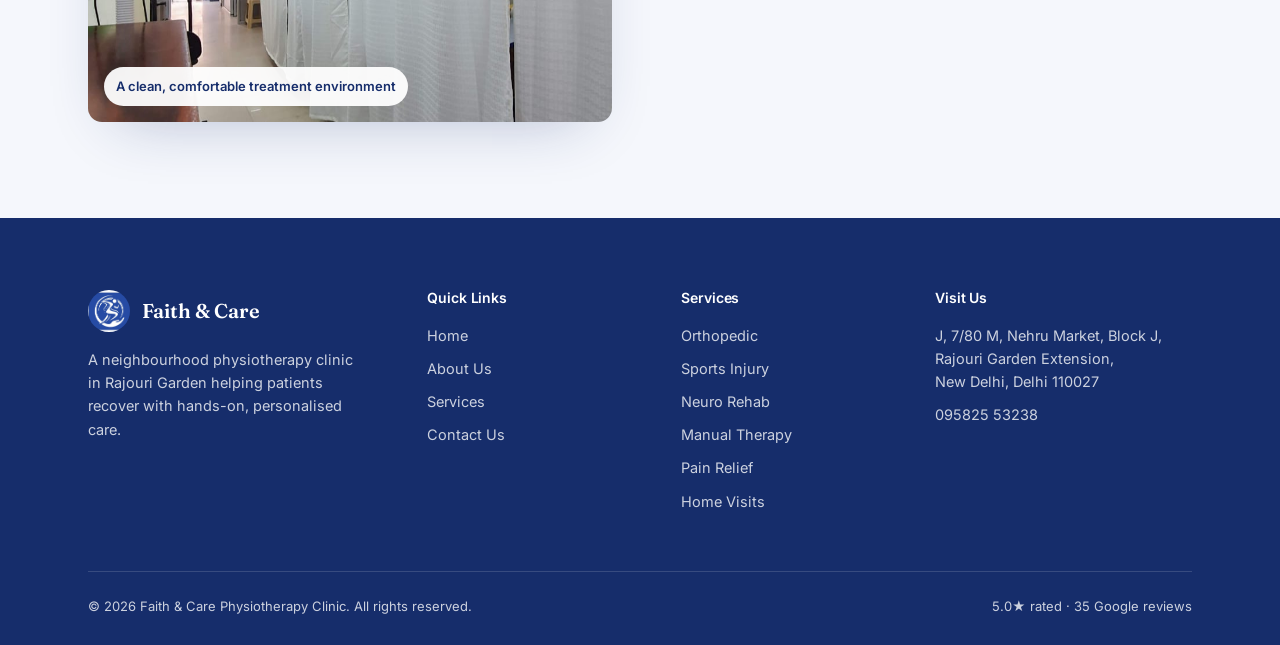
<file: contact.html>
<!DOCTYPE html>
<html lang="en">
<head>
<meta charset="UTF-8">
<meta name="viewport" content="width=device-width, initial-scale=1.0">
<title>Contact Us — Faith &amp; Care Physiotherapy Clinic</title>
<meta name="description" content="Visit Faith & Care Physiotherapy Clinic in Rajouri Garden Extension, New Delhi, or book an appointment by phone or online form.">
<link rel="icon" type="image/png" href="/favicon.png">
<link rel="stylesheet" href="style.css">
</head>
<body>

<div class="topbar">
  <div class="container">
    <a class="topbar-item" href="tel:+919582553238">
      <svg width="14" height="14" viewBox="0 0 24 24" fill="none" stroke="currentColor" stroke-width="2"><path d="M22 16.92v3a2 2 0 0 1-2.18 2 19.79 19.79 0 0 1-8.63-3.07 19.5 19.5 0 0 1-6-6 19.79 19.79 0 0 1-3.07-8.67A2 2 0 0 1 4.11 2h3a2 2 0 0 1 2 1.72c.127.96.361 1.903.7 2.81a2 2 0 0 1-.45 2.11L8.09 9.91a16 16 0 0 0 6 6l1.27-1.27a2 2 0 0 1 2.11-.45c.907.339 1.85.573 2.81.7A2 2 0 0 1 22 16.92z"/></svg>
      095825 53238
    </a>
    <div class="topbar-right">
      <div class="hours-dropdown-wrap" id="hours-drop">
        <button class="hours-trigger" aria-expanded="false" aria-haspopup="true">
          <svg viewBox="0 0 24 24" fill="none" stroke="currentColor" stroke-width="2"><circle cx="12" cy="12" r="10"/><polyline points="12 6 12 12 16 14"/></svg>
          Mon–Sat 9:30am–9pm &middot; Sun 10am–1pm
          <svg class="chevron" viewBox="0 0 24 24" fill="none" stroke="currentColor" stroke-width="2.5"><polyline points="6 9 12 15 18 9"/></svg>
        </button>
        <div class="hours-panel" role="tooltip">
          <table>
            <tr><td>Monday</td><td>9:30 AM – 9:00 PM</td></tr>
            <tr><td>Tuesday</td><td>9:30 AM – 9:00 PM</td></tr>
            <tr><td>Wednesday</td><td>9:30 AM – 9:00 PM</td></tr>
            <tr><td>Thursday</td><td>9:30 AM – 9:00 PM</td></tr>
            <tr><td>Friday</td><td>9:30 AM – 9:00 PM</td></tr>
            <tr><td>Saturday</td><td>9:30 AM – 9:00 PM</td></tr>
            <tr><td>Sunday</td><td>10:00 AM – 1:00 PM</td></tr>
          </table>
        </div>
      </div>
      <span class="topbar-item">
        <svg width="14" height="14" viewBox="0 0 24 24" fill="none" stroke="currentColor" stroke-width="2"><path d="M21 10c0 7-9 13-9 13s-9-6-9-13a9 9 0 0 1 18 0z"/><circle cx="12" cy="10" r="3"/></svg>
        Rajouri Garden, New Delhi
      </span>
    </div>
  </div>
</div>

<header class="site-header">
  <div class="container">
    <a class="brand" href="index.html">
      <img class="brand-mark brand-mark--logo" src="assets/faith-care-logo.jpeg" alt="Faith &amp; Care logo">
      <span class="brand-text">Faith &amp; Care<span>Physiotherapy Clinic</span></span>
    </a>
    <nav class="main-nav">
      <ul>
        <li><a href="index.html">Home</a></li>
        <li><a href="about.html">About Us</a></li>
        <li><a href="services.html">Services</a></li>
        <li><a href="contact.html" class="is-active">Contact Us</a></li>
      </ul>
    </nav>
    <div class="header-cta">
      <a class="btn btn-ghost" href="tel:+919582553238">Call Now</a>
      <a class="btn btn-primary" href="#contact-form">Book a Visit</a>
      <button class="nav-toggle" aria-label="Toggle menu" aria-expanded="false">
        <svg viewBox="0 0 24 24" fill="none" stroke="currentColor" stroke-width="2"><line x1="3" y1="6" x2="21" y2="6"/><line x1="3" y1="12" x2="21" y2="12"/><line x1="3" y1="18" x2="21" y2="18"/></svg>
      </button>
    </div>
  </div>
</header>

<section class="page-hero">
  <div class="container">
    <div class="crumb"><a href="index.html">Home</a> / Contact Us</div>
    <h1>Let’s begin your recovery with confidence</h1>
    <p>Book an appointment at the clinic or enquire about professional home physiotherapy services.</p>
  </div>
</section>

<section class="section">
  <div class="container">
    <div class="contact-grid">

      <div>
        <div class="kicker">
          <svg viewBox="0 0 24 24" fill="none" stroke="currentColor" stroke-width="2"><path d="M21 10c0 7-9 13-9 13s-9-6-9-13a9 9 0 0 1 18 0z"/><circle cx="12" cy="10" r="3"/></svg>
          Clinic details
        </div>
        <h2 class="section-title" style="font-size:28px;">Visit or reach us</h2>

        <div style="margin-top:28px;">
          <div class="info-row">
            <svg viewBox="0 0 24 24" fill="none" stroke="currentColor" stroke-width="2"><path d="M21 10c0 7-9 13-9 13s-9-6-9-13a9 9 0 0 1 18 0z"/><circle cx="12" cy="10" r="3"/></svg>
            <div>
              <h4>Address</h4>
              <p>J, 7/80 M, Nehru Market, Block J,<br>Rajouri Garden Extension, Rajouri Garden,<br>New Delhi, Delhi 110027</p>
            </div>
          </div>
          <div class="info-row">
            <svg viewBox="0 0 24 24" fill="none" stroke="currentColor" stroke-width="2"><path d="M22 16.92v3a2 2 0 0 1-2.18 2 19.79 19.79 0 0 1-8.63-3.07 19.5 19.5 0 0 1-6-6 19.79 19.79 0 0 1-3.07-8.67A2 2 0 0 1 4.11 2h3a2 2 0 0 1 2 1.72c.127.96.361 1.903.7 2.81a2 2 0 0 1-.45 2.11L8.09 9.91a16 16 0 0 0 6 6l1.27-1.27a2 2 0 0 1 2.11-.45c.907.339 1.85.573 2.81.7A2 2 0 0 1 22 16.92z"/></svg>
            <div>
              <h4>Phone</h4>
              <p><a href="tel:+919582553238">095825 53238</a></p>
            </div>
          </div>
          <div class="info-row">
            <svg viewBox="0 0 24 24" fill="none" stroke="currentColor" stroke-width="2"><path d="M21 10c0 7-9 13-9 13s-9-6-9-13a9 9 0 0 1 18 0z"/><circle cx="12" cy="10" r="3"/></svg>
            <div>
              <h4>Google Reviews</h4>
              <p>5.0★ average from 35 patients — <a href="https://www.google.com/maps/search/?api=1&query=Faith+%26+Care+Physiotherapy+Clinic+Rajouri+Garden" target="_blank" rel="noopener">read them here</a></p>
            </div>
          </div>
        </div>

        <div style="margin-top:32px;">
          <h4 style="font-family:var(--serif);font-size:19px;color:var(--pine-dark);margin-bottom:10px;">Clinic Hours</h4>
          <table class="hours-table">
            <tr><td>Monday</td><td>9:30 AM – 9:00 PM</td></tr>
            <tr><td>Tuesday</td><td>9:30 AM – 9:00 PM</td></tr>
            <tr><td>Wednesday</td><td>9:30 AM – 9:00 PM</td></tr>
            <tr><td>Thursday</td><td>9:30 AM – 9:00 PM</td></tr>
            <tr><td>Friday</td><td>9:30 AM – 9:00 PM</td></tr>
            <tr><td>Saturday</td><td>9:30 AM – 9:00 PM</td></tr>
            <tr><td>Sunday</td><td>10:00 AM – 1:00 PM</td></tr>
          </table>
          <p class="hours-note">Walk-ins welcome — call ahead if you prefer a specific time slot.</p>
        </div>

        <div style="margin-top:32px;">
          <div class="clinic-photo clinic-photo--interior" style="margin-top:0;">
            <img src="assets/clinic-interior.jpeg" alt="Private treatment area at Faith &amp; Care Physiotherapy Clinic" loading="lazy" decoding="async" width="960" height="600">
            <span>A clean, comfortable treatment environment</span>
          </div>
        </div>
      </div>

      <div>
        <div class="kicker">
          <svg viewBox="0 0 24 24" fill="none" stroke="currentColor" stroke-width="2"><path d="M4 4h16v16H4z"/><path d="M22 6l-10 7L2 6"/></svg>
          Send a message
        </div>
        <h2 class="section-title" style="font-size:28px;">Book an appointment</h2>
        <p class="section-lede">Tell us a little about your concern and we’ll get back to help you plan the right next step.</p>

        <div class="form-success" id="form-success">
          Thanks — your request is ready. Complete sending in WhatsApp, and we'll confirm your appointment shortly.
        </div>

        <form id="contact-form" style="margin-top:24px;">
          <div class="field-row">
            <div class="field">
              <label for="name">Full name</label>
              <input type="text" id="name" name="name" required>
            </div>
            <div class="field">
              <label for="phone">Phone number</label>
              <input type="tel" id="phone" name="phone" required>
            </div>
          </div>
          <div class="field">
            <label for="condition">Condition / area of concern</label>
            <select id="condition" name="condition">
              <option>Back / Neck Pain</option>
              <option>Knee / Joint Pain</option>
              <option>Shoulder Pain</option>
              <option>Sports Injury</option>
              <option>Post-Surgery Recovery</option>
              <option>Neurological Rehabilitation</option>
              <option>Cardiac Rehabilitation</option>
              <option>Home Physiotherapy</option>
              <option>Elderly / Geriatric Care</option>
              <option>Other</option>
            </select>
          </div>
          <div class="field">
            <label for="message">Message (optional)</label>
            <textarea id="message" name="message" rows="4"></textarea>
          </div>
          <button type="submit" class="btn btn-primary btn-block">Request Appointment</button>
          <p class="form-note">Prefer to talk directly? Call <a href="tel:+919582553238" style="color:var(--pine);font-weight:600;">095825 53238</a> or submit this form to send your request via WhatsApp.</p>
        </form>
        <div style="margin-top:32px;">
          <iframe class="map-frame" loading="lazy" referrerpolicy="no-referrer-when-downgrade"
            src="https://www.google.com/maps?q=Faith%20%26%20Care%20Physiotherapy%20Clinic%2C%20Nehru%20Market%2C%20Block%20J%2C%20Rajouri%20Garden%20Extension%2C%20New%20Delhi%2C%20110027&output=embed">
          </iframe>
        </div>
      </div>

    </div>
  </div>
</section>

<footer class="site-footer">
  <div class="container">
    <div class="footer-grid">
      <div class="footer-brand">
        <a class="brand" href="index.html">
          <img class="brand-mark brand-mark--logo" src="assets/faith-care-logo.jpeg" alt="Faith &amp; Care logo">
          <span class="brand-text">Faith &amp; Care</span>
        </a>
        <p>A neighbourhood physiotherapy clinic in Rajouri Garden helping patients recover with hands-on, personalised care.</p>
      </div>
      <div>
        <h4>Quick Links</h4>
        <ul>
          <li><a href="index.html">Home</a></li>
          <li><a href="about.html">About Us</a></li>
          <li><a href="services.html">Services</a></li>
          <li><a href="contact.html">Contact Us</a></li>
        </ul>
      </div>
      <div>
        <h4>Services</h4>
        <ul>
          <li><a href="services.html#orthopedic">Orthopedic</a></li>
          <li><a href="services.html#sports">Sports Injury</a></li>
          <li><a href="services.html#neuro">Neuro Rehab</a></li>
          <li><a href="services.html#manual-therapy">Manual Therapy</a></li>
          <li><a href="services.html#pain-relief">Pain Relief</a></li>
          <li><a href="services.html#home-physio">Home Visits</a></li>
        </ul>
      </div>
      <div>
        <h4>Visit Us</h4>
        <ul>
          <li>J, 7/80 M, Nehru Market, Block J,<br>Rajouri Garden Extension,<br>New Delhi, Delhi 110027</li>
          <li><a href="tel:+919582553238">095825 53238</a></li>
        </ul>
      </div>
    </div>
    <div class="foot-bottom">
      <span>© 2026 Faith &amp; Care Physiotherapy Clinic. All rights reserved.</span>
      <span>5.0★ rated · 35 Google reviews</span>
    </div>
  </div>
</footer>

<script src="script.js"></script>
</body>
</html>
</file>
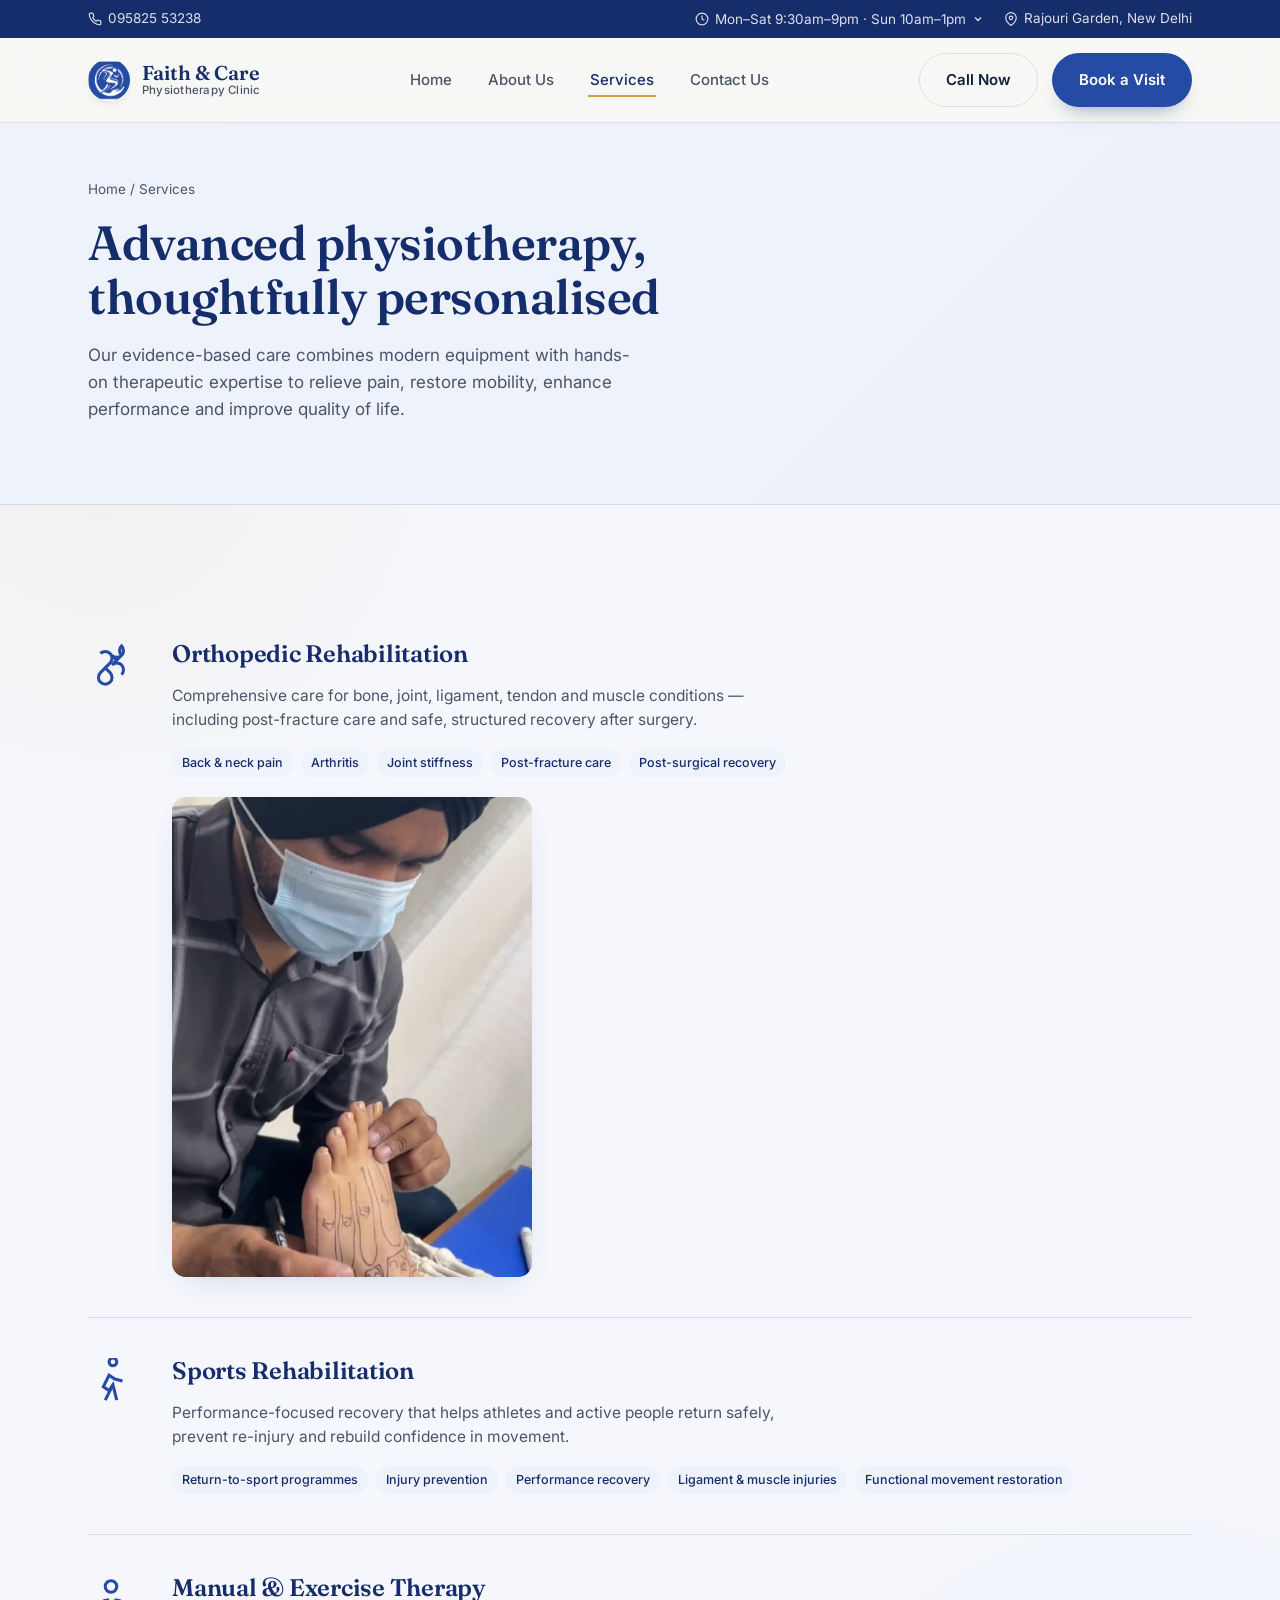
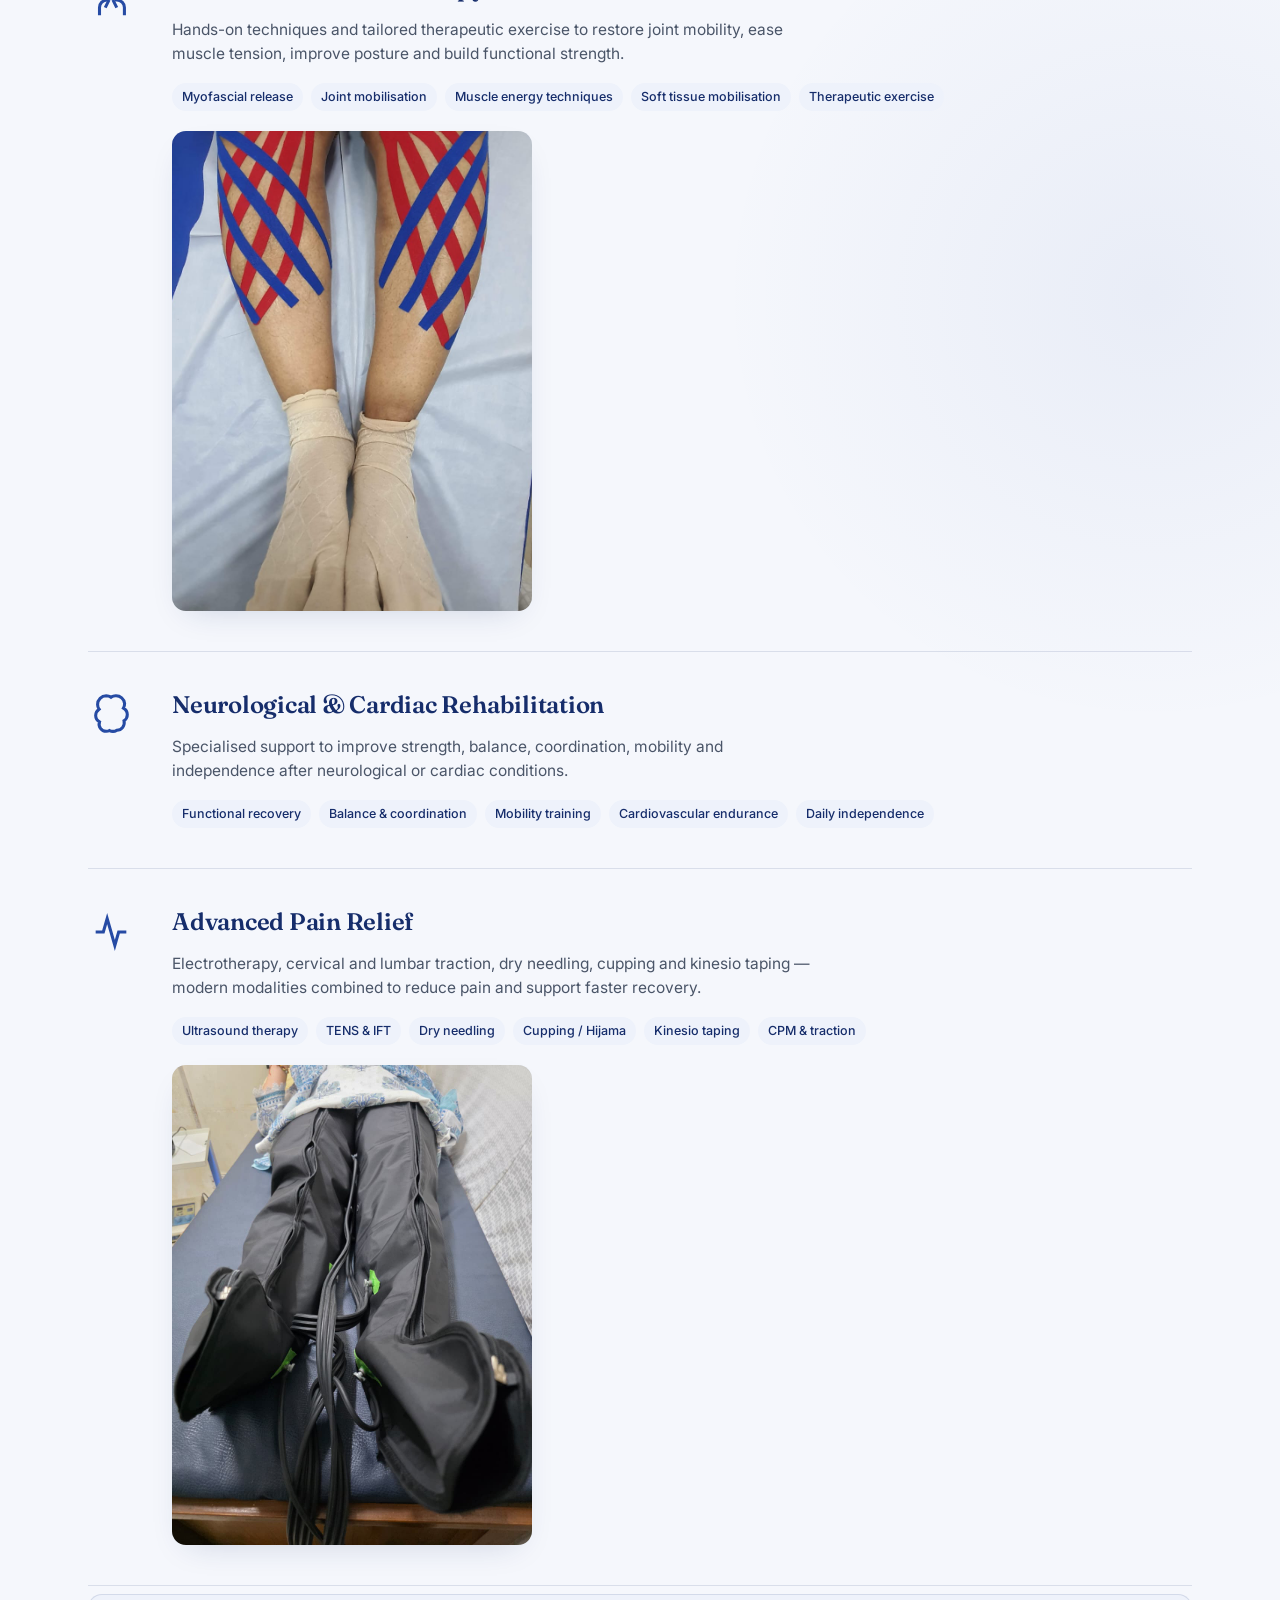
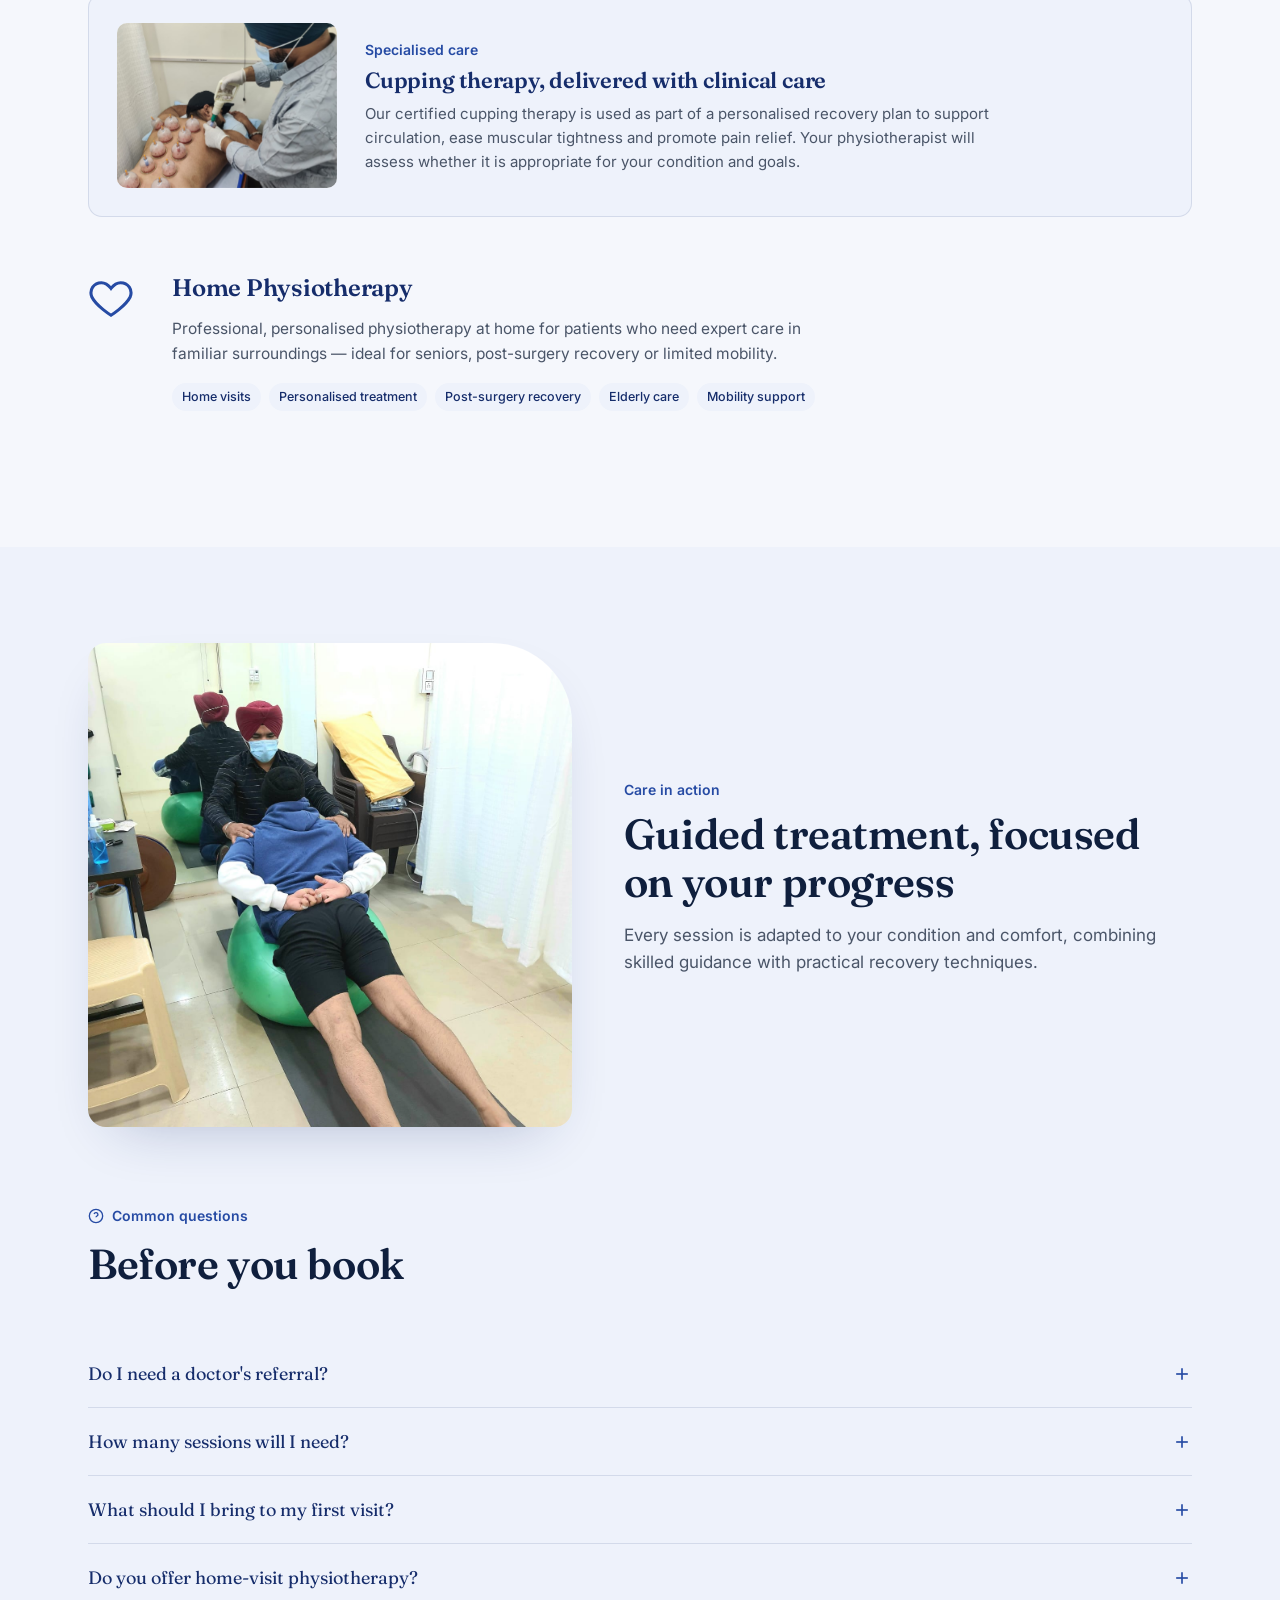
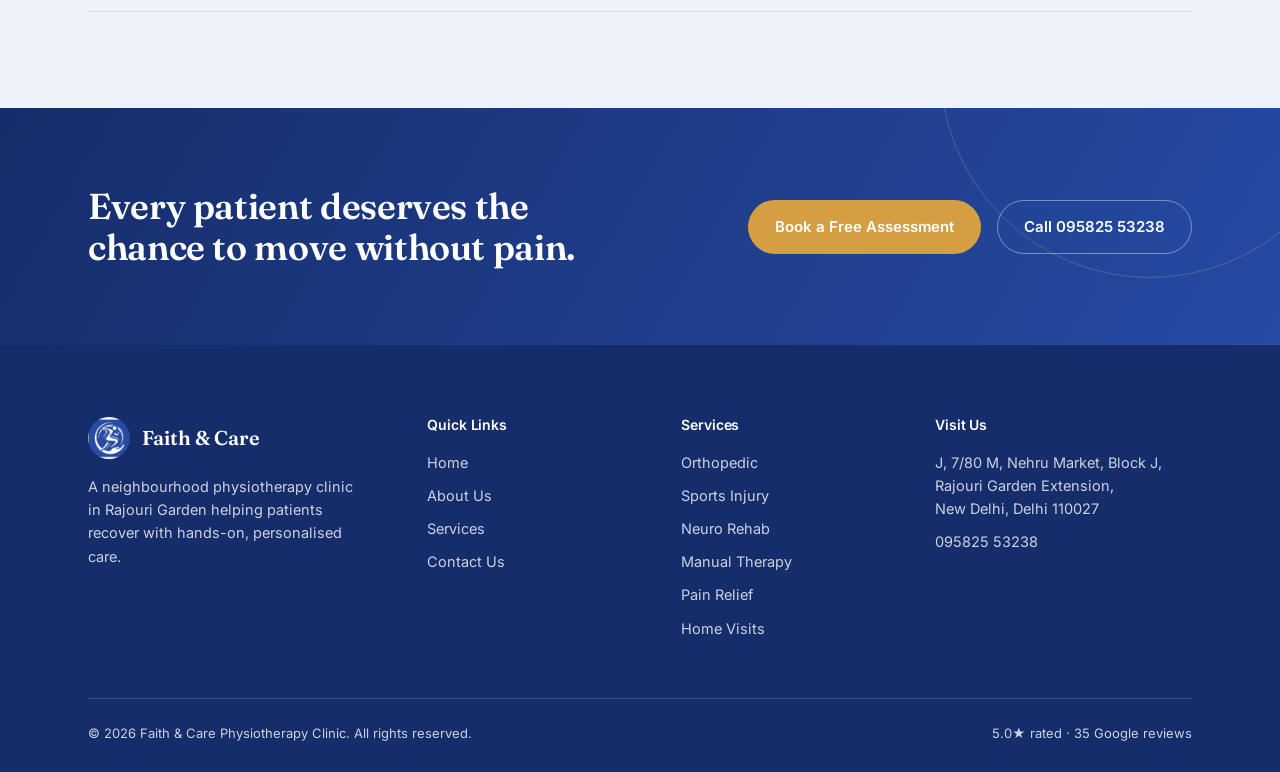
<file: services.html>
<!DOCTYPE html>
<html lang="en">
<head>
<meta charset="UTF-8">
<meta name="viewport" content="width=device-width, initial-scale=1.0">
<title>Services — Faith &amp; Care Physiotherapy Clinic</title>
<meta name="description" content="Orthopedic, sports, neurological, manual therapy, pain relief and home physiotherapy at Faith & Care Clinic, Rajouri Garden, New Delhi.">
<link rel="icon" type="image/png" href="/favicon.png">
<link rel="stylesheet" href="style.css">
</head>
<body>

<div class="topbar">
  <div class="container">
    <a class="topbar-item" href="tel:+919582553238">
      <svg width="14" height="14" viewBox="0 0 24 24" fill="none" stroke="currentColor" stroke-width="2"><path d="M22 16.92v3a2 2 0 0 1-2.18 2 19.79 19.79 0 0 1-8.63-3.07 19.5 19.5 0 0 1-6-6 19.79 19.79 0 0 1-3.07-8.67A2 2 0 0 1 4.11 2h3a2 2 0 0 1 2 1.72c.127.96.361 1.903.7 2.81a2 2 0 0 1-.45 2.11L8.09 9.91a16 16 0 0 0 6 6l1.27-1.27a2 2 0 0 1 2.11-.45c.907.339 1.85.573 2.81.7A2 2 0 0 1 22 16.92z"/></svg>
      095825 53238
    </a>
    <div class="topbar-right">
      <div class="hours-dropdown-wrap" id="hours-drop">
        <button class="hours-trigger" aria-expanded="false" aria-haspopup="true">
          <svg viewBox="0 0 24 24" fill="none" stroke="currentColor" stroke-width="2"><circle cx="12" cy="12" r="10"/><polyline points="12 6 12 12 16 14"/></svg>
          Mon–Sat 9:30am–9pm &middot; Sun 10am–1pm
          <svg class="chevron" viewBox="0 0 24 24" fill="none" stroke="currentColor" stroke-width="2.5"><polyline points="6 9 12 15 18 9"/></svg>
        </button>
        <div class="hours-panel" role="tooltip">
          <table>
            <tr><td>Monday</td><td>9:30 AM – 9:00 PM</td></tr>
            <tr><td>Tuesday</td><td>9:30 AM – 9:00 PM</td></tr>
            <tr><td>Wednesday</td><td>9:30 AM – 9:00 PM</td></tr>
            <tr><td>Thursday</td><td>9:30 AM – 9:00 PM</td></tr>
            <tr><td>Friday</td><td>9:30 AM – 9:00 PM</td></tr>
            <tr><td>Saturday</td><td>9:30 AM – 9:00 PM</td></tr>
            <tr><td>Sunday</td><td>10:00 AM – 1:00 PM</td></tr>
          </table>
        </div>
      </div>
      <span class="topbar-item">
        <svg width="14" height="14" viewBox="0 0 24 24" fill="none" stroke="currentColor" stroke-width="2"><path d="M21 10c0 7-9 13-9 13s-9-6-9-13a9 9 0 0 1 18 0z"/><circle cx="12" cy="10" r="3"/></svg>
        Rajouri Garden, New Delhi
      </span>
    </div>
  </div>
</div>

<header class="site-header">
  <div class="container">
    <a class="brand" href="index.html">
      <img class="brand-mark brand-mark--logo" src="assets/faith-care-logo.jpeg" alt="Faith &amp; Care logo">
      <span class="brand-text">Faith &amp; Care<span>Physiotherapy Clinic</span></span>
    </a>
    <nav class="main-nav">
      <ul>
        <li><a href="index.html">Home</a></li>
        <li><a href="about.html">About Us</a></li>
        <li><a href="services.html" class="is-active">Services</a></li>
        <li><a href="contact.html">Contact Us</a></li>
      </ul>
    </nav>
    <div class="header-cta">
      <a class="btn btn-ghost" href="tel:+919582553238">Call Now</a>
      <a class="btn btn-primary" href="contact.html">Book a Visit</a>
      <button class="nav-toggle" aria-label="Toggle menu" aria-expanded="false">
        <svg viewBox="0 0 24 24" fill="none" stroke="currentColor" stroke-width="2"><line x1="3" y1="6" x2="21" y2="6"/><line x1="3" y1="12" x2="21" y2="12"/><line x1="3" y1="18" x2="21" y2="18"/></svg>
      </button>
    </div>
  </div>
</header>

<section class="page-hero">
  <div class="container">
    <div class="crumb"><a href="index.html">Home</a> / Services</div>
    <h1>Advanced physiotherapy, thoughtfully personalised</h1>
    <p>Our evidence-based care combines modern equipment with hands-on therapeutic expertise to relieve pain, restore mobility, enhance performance and improve quality of life.</p>
  </div>
</section>

<section class="section">
  <div class="container">

    <div class="service-detail" id="orthopedic">
      <svg class="service-icon" viewBox="0 0 24 24" fill="none" stroke="#264BA4" stroke-width="1.6"><path d="M6.5 6.5a3.5 3.5 0 1 1 5 5L9 14l2.5 2.5a3.5 3.5 0 1 1-5 5 3.5 3.5 0 0 1 0-5L9 14"/><path d="M17.5 17.5a3.5 3.5 0 1 0-5-5L15 10l-2.5-2.5a3.5 3.5 0 1 0 5-5 3.5 3.5 0 0 0 0 5L15 10"/></svg>
      <div>
        <h3>Orthopedic Rehabilitation</h3>
        <p>Comprehensive care for bone, joint, ligament, tendon and muscle conditions — including post-fracture care and safe, structured recovery after surgery.</p>
        <div class="conditions">
          <span class="tag">Back &amp; neck pain</span><span class="tag">Arthritis</span><span class="tag">Joint stiffness</span><span class="tag">Post-fracture care</span><span class="tag">Post-surgical recovery</span>
        </div>
        <div class="service-photo-wrap">
          <img src="assets/joint-stiffness.jpeg" alt="Joint stiffness assessment at Faith &amp; Care" loading="lazy" decoding="async" style="object-fit:cover; transform:scale(1.2); transform-origin:center;">
        </div>
      </div>
    </div>

    <div class="service-detail" id="sports">
      <svg class="service-icon" viewBox="0 0 24 24" fill="none" stroke="#264BA4" stroke-width="1.6"><path d="M13 4a2 2 0 1 0-2-2 2 2 0 0 0 2 2z"/><path d="M15 22l-2-8-2 3-3-2 3-6 3 2 4 1"/><path d="M9 22l3-6"/></svg>
      <div>
        <h3>Sports Rehabilitation</h3>
        <p>Performance-focused recovery that helps athletes and active people return safely, prevent re-injury and rebuild confidence in movement.</p>
        <div class="conditions">
          <span class="tag">Return-to-sport programmes</span><span class="tag">Injury prevention</span><span class="tag">Performance recovery</span><span class="tag">Ligament &amp; muscle injuries</span><span class="tag">Functional movement restoration</span>
        </div>
      </div>
    </div>

    <div class="service-detail" id="manual-therapy">
      <svg class="service-icon" viewBox="0 0 24 24" fill="none" stroke="#264BA4" stroke-width="1.6"><circle cx="12" cy="6" r="3"/><path d="M6 21v-4a4 4 0 0 1 4-4h1M14 13h1a4 4 0 0 1 4 4v4"/><path d="M11 13l-2 4M13 13l2 4"/></svg>
      <div>
        <h3>Manual &amp; Exercise Therapy</h3>
        <p>Hands-on techniques and tailored therapeutic exercise to restore joint mobility, ease muscle tension, improve posture and build functional strength.</p>
        <div class="conditions">
          <span class="tag">Myofascial release</span><span class="tag">Joint mobilisation</span><span class="tag">Muscle energy techniques</span><span class="tag">Soft tissue mobilisation</span><span class="tag">Therapeutic exercise</span>
        </div>
        <div class="service-photo-wrap">
          <img src="assets/taping.jpeg" alt="Kinesio taping applied at Faith &amp; Care" loading="lazy" decoding="async" style="object-fit:cover; transform:scale(1.1); transform-origin:center;">
        </div>
      </div>
    </div>

    <div class="service-detail" id="neuro">
      <svg class="service-icon" viewBox="0 0 24 24" fill="none" stroke="#264BA4" stroke-width="1.6"><path d="M9.5 2a4.5 4.5 0 0 0-4.5 4.5c0 1 .3 1.8.8 2.5-1 .7-1.8 1.9-1.8 3.3a3.8 3.8 0 0 0 2 3.3 3.7 3.7 0 0 0 3.5 4.9c.6 0 1.2-.1 1.7-.4A4 4 0 0 0 15 20a4 4 0 0 0 3.8-5 3.8 3.8 0 0 0 1.7-3.2c0-1.5-.8-2.7-2-3.4.4-.7.6-1.5.6-2.4A4.5 4.5 0 0 0 14.5 2 4.4 4.4 0 0 0 12 2.8 4.4 4.4 0 0 0 9.5 2z"/></svg>
      <div>
        <h3>Neurological &amp; Cardiac Rehabilitation</h3>
        <p>Specialised support to improve strength, balance, coordination, mobility and independence after neurological or cardiac conditions.</p>
        <div class="conditions">
          <span class="tag">Functional recovery</span><span class="tag">Balance &amp; coordination</span><span class="tag">Mobility training</span><span class="tag">Cardiovascular endurance</span><span class="tag">Daily independence</span>
        </div>
      </div>
    </div>

    <div class="service-detail" id="pain-relief">
      <svg class="service-icon" viewBox="0 0 24 24" fill="none" stroke="#264BA4" stroke-width="1.6"><path d="M4 12h4l2-7 4 14 2-7h4"/></svg>
      <div>
        <h3>Advanced Pain Relief</h3>
        <p>Electrotherapy, cervical and lumbar traction, dry needling, cupping and kinesio taping — modern modalities combined to reduce pain and support faster recovery.</p>
        <div class="conditions">
          <span class="tag">Ultrasound therapy</span><span class="tag">TENS &amp; IFT</span><span class="tag">Dry needling</span><span class="tag">Cupping / Hijama</span><span class="tag">Kinesio taping</span><span class="tag">CPM &amp; traction</span>
        </div>
        <div class="service-photo-wrap">
          <img src="assets/advance-therapy.jpeg" alt="Advanced therapy equipment at Faith &amp; Care" loading="lazy" decoding="async">
        </div>
      </div>
    </div>

    <div class="treatment-spotlight" id="cupping">
      <div class="spotlight-media">
        <img src="assets/cupping-therapy.jpeg" alt="Cupping therapy treatment performed at Faith &amp; Care Physiotherapy Clinic" loading="lazy" decoding="async" width="640" height="480">
      </div>
      <div>
        <span class="kicker">Specialised care</span>
        <h3>Cupping therapy, delivered with clinical care</h3>
        <p>Our certified cupping therapy is used as part of a personalised recovery plan to support circulation, ease muscular tightness and promote pain relief. Your physiotherapist will assess whether it is appropriate for your condition and goals.</p>
      </div>
    </div>

    <div class="service-detail" id="home-physio">
      <svg class="service-icon" viewBox="0 0 24 24" fill="none" stroke="#264BA4" stroke-width="1.6"><path d="M12 21s-7.5-4.6-10-9.5C.5 7.7 3 4 7 4c2.2 0 3.6 1.2 5 3 1.4-1.8 2.8-3 5-3 4 0 6.5 3.7 5 7.5-2.5 4.9-10 9.5-10 9.5z"/></svg>
      <div>
        <h3>Home Physiotherapy</h3>
        <p>Professional, personalised physiotherapy at home for patients who need expert care in familiar surroundings — ideal for seniors, post-surgery recovery or limited mobility.</p>
        <div class="conditions">
          <span class="tag">Home visits</span><span class="tag">Personalised treatment</span><span class="tag">Post-surgery recovery</span><span class="tag">Elderly care</span><span class="tag">Mobility support</span>
        </div>
      </div>
    </div>

  </div>
</section>

<section class="section section--mist">
  <div class="container">
    <div class="session-feature">
      <div class="feature-media">
        <img src="assets/session-recline.jpeg" alt="A guided physiotherapy session at Faith &amp; Care" loading="lazy" decoding="async" width="800" height="800">
      </div>
      <div><span class="kicker">Care in action</span><h2 class="section-title">Guided treatment, focused on your progress</h2><p class="section-lede">Every session is adapted to your condition and comfort, combining skilled guidance with practical recovery techniques.</p></div>
    </div>
    <div class="section-head">
      <div>
        <div class="kicker">
          <svg viewBox="0 0 24 24" fill="none" stroke="currentColor" stroke-width="2"><circle cx="12" cy="12" r="10"/><path d="M9.09 9a3 3 0 0 1 5.83 1c0 2-3 2-3 4"/><line x1="12" y1="17" x2="12.01" y2="17"/></svg>
          Common questions
        </div>
        <h2 class="section-title">Before you book</h2>
      </div>
    </div>
    <div>
      <div class="faq-item">
        <button class="faq-q" aria-expanded="false">Do I need a doctor's referral?<svg viewBox="0 0 24 24" fill="none" stroke="currentColor" stroke-width="2"><line x1="12" y1="5" x2="12" y2="19"/><line x1="5" y1="12" x2="19" y2="12"/></svg></button>
        <div class="faq-a"><div class="faq-a-inner">No referral is required. You can walk in or book directly, and we'll assess your condition at the first visit.</div></div>
      </div>
      <div class="faq-item">
        <button class="faq-q" aria-expanded="false">How many sessions will I need?<svg viewBox="0 0 24 24" fill="none" stroke="currentColor" stroke-width="2"><line x1="12" y1="5" x2="12" y2="19"/><line x1="5" y1="12" x2="19" y2="12"/></svg></button>
        <div class="faq-a"><div class="faq-a-inner">It depends on the condition and how long it's been present. We'll give you an honest estimate after your first assessment rather than a generic number.</div></div>
      </div>
      <div class="faq-item">
        <button class="faq-q" aria-expanded="false">What should I bring to my first visit?<svg viewBox="0 0 24 24" fill="none" stroke="currentColor" stroke-width="2"><line x1="12" y1="5" x2="12" y2="19"/><line x1="5" y1="12" x2="19" y2="12"/></svg></button>
        <div class="faq-a"><div class="faq-a-inner">Bring any relevant scans, X-rays or previous prescriptions, and wear comfortable clothing that allows easy movement of the affected area.</div></div>
      </div>
      <div class="faq-item">
        <button class="faq-q" aria-expanded="false">Do you offer home-visit physiotherapy?<svg viewBox="0 0 24 24" fill="none" stroke="currentColor" stroke-width="2"><line x1="12" y1="5" x2="12" y2="19"/><line x1="5" y1="12" x2="19" y2="12"/></svg></button>
        <div class="faq-a"><div class="faq-a-inner">Yes. We provide professional home physiotherapy services for patients who require expert, personalised care in the comfort of home. Contact us to confirm availability for your location and condition.</div></div>
      </div>
    </div>
  </div>
</section>

<section class="cta-band">
  <div class="container">
    <h2>Every patient deserves the chance to move without pain.</h2>
    <div class="cta-band-actions">
      <a class="btn btn-gold" href="contact.html">Book a Free Assessment</a>
      <a class="btn btn-outline-light" href="tel:+919582553238">Call 095825 53238</a>
    </div>
  </div>
</section>

<footer class="site-footer">
  <div class="container">
    <div class="footer-grid">
      <div class="footer-brand">
        <a class="brand" href="index.html">
          <img class="brand-mark brand-mark--logo" src="assets/faith-care-logo.jpeg" alt="Faith &amp; Care logo">
          <span class="brand-text">Faith &amp; Care</span>
        </a>
        <p>A neighbourhood physiotherapy clinic in Rajouri Garden helping patients recover with hands-on, personalised care.</p>
      </div>
      <div>
        <h4>Quick Links</h4>
        <ul>
          <li><a href="index.html">Home</a></li>
          <li><a href="about.html">About Us</a></li>
          <li><a href="services.html">Services</a></li>
          <li><a href="contact.html">Contact Us</a></li>
        </ul>
      </div>
      <div>
        <h4>Services</h4>
        <ul>
          <li><a href="services.html#orthopedic">Orthopedic</a></li>
          <li><a href="services.html#sports">Sports Injury</a></li>
          <li><a href="services.html#neuro">Neuro Rehab</a></li>
          <li><a href="services.html#manual-therapy">Manual Therapy</a></li>
          <li><a href="services.html#pain-relief">Pain Relief</a></li>
          <li><a href="services.html#home-physio">Home Visits</a></li>
        </ul>
      </div>
      <div>
        <h4>Visit Us</h4>
        <ul>
          <li>J, 7/80 M, Nehru Market, Block J,<br>Rajouri Garden Extension,<br>New Delhi, Delhi 110027</li>
          <li><a href="tel:+919582553238">095825 53238</a></li>
        </ul>
      </div>
    </div>
    <div class="foot-bottom">
      <span>© 2026 Faith &amp; Care Physiotherapy Clinic. All rights reserved.</span>
      <span>5.0★ rated · 35 Google reviews</span>
    </div>
  </div>
</footer>

<script src="script.js"></script>
</body>
</html>
</file>
<file: style.css>
/* =========================================================
   Faith & Care Physiotherapy Clinic — Design System
   Palette: blue (trust/medical), paper/mist (calm neutral),
   gold (warmth, restored movement)
   Type: Fraunces (display) + Inter (body/UI)
   ========================================================= */

@import url('https://fonts.googleapis.com/css2?family=Fraunces:opsz,wght@9..144,400;9..144,500;9..144,600;9..144,700&family=Inter:wght@400;500;600;700&display=swap');

:root{
  --ink: #0f1f3d;
  --ink-soft: #4a5568;
  --pine: #264BA4;
  --pine-dark: #162d6b;
  --paper: #f5f7fc;
  --mist: #eef2fb;
  --line: rgba(22,45,107,0.12);
  --gold: #d59e43;
  --gold-light: #f3d18b;
  --white: #FFFFFF;

  --serif: 'Fraunces', Georgia, serif;
  --sans: 'Inter', -apple-system, BlinkMacSystemFont, 'Segoe UI', sans-serif;

  --container: 1160px;
  --radius: 14px;
  --shadow: 0 24px 60px -30px rgba(22,45,107,0.38);
}

*, *::before, *::after{ box-sizing: border-box; }

html{
  scroll-behavior: smooth;
}
@media (prefers-reduced-motion: reduce){
  html{ scroll-behavior: auto; }
  *{ animation-duration: 0.01ms !important; animation-iteration-count: 1 !important; transition-duration: 0.01ms !important; }
}

body{
  margin: 0;
  font-family: var(--sans);
  color: var(--ink);
  background: var(--paper);
  background-image: radial-gradient(circle at 8% 8%, rgba(213,158,67,.08), transparent 24rem), radial-gradient(circle at 90% 34%, rgba(38,75,164,.06), transparent 27rem);
  line-height: 1.6;
  -webkit-font-smoothing: antialiased;
  overflow-x: hidden;
}

img{ max-width: 100%; display: block; }
a{ color: inherit; text-decoration: none; }
ul{ margin: 0; padding: 0; list-style: none; }
button{ font-family: inherit; cursor: pointer; }

h1,h2,h3,h4{
  font-family: var(--serif);
  font-weight: 600;
  line-height: 1.12;
  margin: 0;
  letter-spacing: -0.01em;
}

.container{
  max-width: var(--container);
  margin: 0 auto;
  padding: 0 28px;
}

.section{ padding: 96px 0; }
.section--tight{ padding: 64px 0; }
.section--mist{ background: var(--mist); }
.section--pine{ background: var(--pine); color: var(--white); }

.kicker{
  display: inline-flex;
  align-items: center;
  gap: 8px;
  font-size: 14px;
  color: var(--pine);
  font-weight: 600;
  margin-bottom: 14px;
}
.section--pine .kicker{ color: var(--gold-light); }
.kicker svg{ width: 16px; height: 16px; }

h2.section-title{
  font-size: clamp(28px, 3.6vw, 42px);
  max-width: 620px;
}
.section-lede{
  max-width: 560px;
  color: var(--ink-soft);
  font-size: 17px;
  margin-top: 16px;
}
.section--pine .section-lede{ color: rgba(255,255,255,0.78); }

.section-head{
  display: flex;
  justify-content: space-between;
  align-items: flex-end;
  gap: 32px;
  margin-bottom: 52px;
  flex-wrap: wrap;
}

/* ---------- Buttons ---------- */
.btn{
  display: inline-flex;
  align-items: center;
  justify-content: center;
  gap: 10px;
  padding: 14px 26px;
  border-radius: 999px;
  font-weight: 600;
  font-size: 15px;
  border: 1px solid transparent;
  transition: transform 0.2s cubic-bezier(.2,.8,.2,1), box-shadow .2s ease, background 0.2s ease, border-color .2s ease, color .2s ease;
  white-space: nowrap;
}
.btn:hover{ transform: translateY(-3px); }
.btn-primary{ background: var(--pine); color: var(--white); box-shadow: 0 12px 20px -12px rgba(22,45,107,.5); }
.btn-primary:hover{ background: var(--pine-dark); box-shadow: 0 18px 28px -14px rgba(22,45,107,.6); }
.btn-gold{ background: var(--gold); color: var(--white); }
.btn-gold:hover{ background: #9c6f2e; }
.btn-ghost{ background: transparent; color: var(--ink); border-color: var(--line); }
.btn-ghost:hover{ border-color: var(--pine); color: var(--pine); }
.btn-outline-light{ background: transparent; color: var(--white); border-color: rgba(255,255,255,0.4); }
.btn-outline-light:hover{ border-color: var(--white); }
.btn-block{ width: 100%; }

/* ---------- Header ---------- */
.topbar{
  background: var(--pine-dark);
  color: rgba(255,255,255,0.85);
  font-size: 13.5px;
}
.topbar .container{
  display: flex;
  justify-content: space-between;
  align-items: center;
  padding-top: 8px;
  padding-bottom: 8px;
  gap: 16px;
  flex-wrap: wrap;
}
.topbar a{ color: inherit; }
.topbar a:hover{ color: var(--gold-light); }
.topbar-item{ display: inline-flex; align-items: center; gap: 6px; }
.topbar-right{ display: flex; gap: 20px; flex-wrap: wrap; }

/* Hours dropdown in topbar */
.hours-dropdown-wrap{
  position: relative;
  display: inline-flex;
  align-items: center;
}
.hours-trigger{
  display: inline-flex;
  align-items: center;
  gap: 6px;
  cursor: pointer;
  background: none;
  border: none;
  color: rgba(255,255,255,0.85);
  font-size: 13.5px;
  font-family: var(--sans);
  padding: 0;
}
.hours-trigger svg{ width: 14px; height: 14px; flex-shrink: 0; }
.hours-trigger .chevron{ width: 12px; height: 12px; transition: transform .2s ease; }
.hours-dropdown-wrap:hover .chevron,
.hours-dropdown-wrap.is-open .chevron{ transform: rotate(180deg); }
.hours-panel{
  display: none;
  position: absolute;
  top: calc(100% + 10px);
  right: 0;
  background: var(--pine-dark);
  border: 1px solid rgba(255,255,255,0.14);
  border-radius: var(--radius);
  padding: 14px 18px;
  min-width: 220px;
  z-index: 100;
  box-shadow: 0 16px 40px -12px rgba(0,0,0,0.5);
}
.hours-dropdown-wrap:hover .hours-panel,
.hours-dropdown-wrap.is-open .hours-panel{ display: block; }
.hours-panel table{ width: 100%; border-collapse: collapse; }
.hours-panel td{ padding: 6px 0; font-size: 13px; color: rgba(255,255,255,0.82); border-bottom: 1px solid rgba(255,255,255,0.08); }
.hours-panel tr:last-child td{ border-bottom: none; }
.hours-panel td:last-child{ text-align: right; color: var(--gold-light); }
.hours-panel .today-row td{ color: var(--white); font-weight: 600; }
.hours-panel .today-row td:last-child{ color: var(--gold); }

.site-header{
  position: sticky;
  top: 0;
  z-index: 40;
  background: rgba(248,248,243,0.82);
  backdrop-filter: blur(16px);
  border-bottom: 1px solid var(--line);
}
.site-header .container{
  display: flex;
  align-items: center;
  justify-content: space-between;
  height: 84px;
}
.brand{
  display: flex;
  align-items: center;
  gap: 12px;
}
.brand-mark{
  width: 42px; height: 42px;
  flex-shrink: 0;
}
.brand-mark--logo{
  border-radius: 50%;
  object-fit: cover;
  object-position: center;
  box-shadow: 0 5px 12px -8px rgba(22,45,107,.4);
}
.brand-text{
  font-family: var(--serif);
  font-size: 20px;
  font-weight: 600;
  line-height: 1.1;
  color: var(--pine-dark);
}
.brand-text span{
  display: block;
  font-family: var(--sans);
  font-size: 11.5px;
  font-weight: 500;
  color: var(--ink-soft);
  letter-spacing: 0.02em;
}

.main-nav{ display: flex; align-items: center; gap: 40px; }
.main-nav ul{ display: flex; gap: 32px; }
.main-nav a{
  font-size: 15px;
  font-weight: 500;
  color: var(--ink-soft);
  padding: 6px 2px;
  border-bottom: 2px solid transparent;
  transition: color .2s ease, border-color .2s ease;
}
.main-nav a:hover, .main-nav a.is-active{
  color: var(--pine-dark);
  border-bottom-color: var(--gold);
}
.header-cta{ display: flex; align-items: center; gap: 14px; }

.nav-toggle{
  display: none;
  background: none;
  border: none;
  padding: 6px;
}
.nav-toggle svg{ width: 26px; height: 26px; }

@media (max-width: 900px){
  .main-nav ul{ display: none; }
  .header-cta .btn-ghost{ display: none; }
  .nav-toggle{ display: block; }
  .site-header.nav-open .main-nav ul{
    display: flex;
    flex-direction: column;
    position: absolute;
    top: 84px; left: 0; right: 0;
    background: var(--paper);
    padding: 20px 28px 28px;
    border-bottom: 1px solid var(--line);
    gap: 4px;
  }
  .site-header.nav-open .main-nav a{ display: block; padding: 12px 0; border-bottom: 1px solid var(--line); }
}

/* ---------- Hero ---------- */
.hero{
  padding: 88px 0 100px;
  position: relative;
  overflow: hidden;
}
.hero .container{
  display: grid;
  grid-template-columns: 1.05fr 0.95fr;
  gap: 56px;
  align-items: center;
}
.hero::before{content:""; position:absolute; width:620px; height:620px; right:-210px; top:-230px; border:1px solid rgba(213,158,67,.2); border-radius:50%; box-shadow:0 0 0 52px rgba(38,75,164,.04),0 0 0 105px rgba(38,75,164,.02); pointer-events:none;}
.hero-trust{
  display: inline-flex;
  align-items: center;
  gap: 10px;
  background: var(--white);
  border: 1px solid var(--line);
  padding: 8px 14px 8px 10px;
  border-radius: 999px;
  box-shadow: 0 10px 30px -22px rgba(22,45,107,.4);
  font-size: 13.5px;
  font-weight: 600;
  color: var(--ink-soft);
  margin-bottom: 26px;
}
.hero-trust .stars{ color: var(--gold); letter-spacing: 1px; }
.hero h1{
  font-size: clamp(38px, 5vw, 58px);
  color: var(--pine-dark);
  letter-spacing: -.035em;
}
.hero h1 em{ font-style: italic; color: var(--pine); }
.hero-sub{
  margin-top: 22px;
  font-size: 18px;
  color: var(--ink-soft);
  max-width: 480px;
}
.hero-actions{
  margin-top: 34px;
  display: flex;
  gap: 16px;
  flex-wrap: wrap;
}
.hero-meta{
  margin-top: 40px;
  display: flex;
  gap: 32px;
  flex-wrap: wrap;
}
.hero-meta div{ font-size: 13.5px; color: var(--ink-soft); }
.hero-meta strong{
  display: block;
  font-family: var(--serif);
  font-size: 26px;
  color: var(--pine-dark);
}

.hero-art{ position: relative; filter: drop-shadow(0 28px 26px rgba(10,56,47,.11)); width: 100%; }
.hero-art svg{ width: 100%; height: auto; }
.hero-photo{
  position: relative;
  width: 100%;
  aspect-ratio: 5 / 6;
  max-height: 560px;
  border-radius: 28px 28px 28px 120px;
  overflow: hidden;
  background: var(--mist);
  isolation: isolate;
}
.hero-photo::after{
  content: "";
  position: absolute;
  inset: 0;
  background: linear-gradient(180deg, transparent 46%, rgba(22,45,107,.28));
  pointer-events: none;
  z-index: 1;
}
.hero-photo img{
  position: absolute;
  inset: 0;
  width: 100%;
  height: 100%;
  object-fit: cover;
  object-position: center 40%;
  -webkit-object-fit: cover;
}
.photo-label{
  position: absolute;
  z-index: 2;
  right: 18px;
  bottom: 18px;
  max-width: 210px;
  background: rgba(255,255,255,.94);
  color: var(--ink-soft);
  border-radius: 12px;
  padding: 12px 14px;
  font-size: 12px;
  line-height: 1.35;
  box-shadow: 0 12px 28px -16px rgba(10,56,47,.6);
}
.photo-label strong{ display:block; color:var(--pine-dark); font-size:14px; margin-bottom:2px; }

.reveal{
  opacity: 0;
  transform: translateY(14px);
  animation: reveal-in 0.7s ease forwards;
}
@keyframes reveal-in{ to{ opacity:1; transform: translateY(0);} }

/* Scroll choreography keeps the page feeling calm and deliberate. */
.animate-in{
  opacity: 0;
  transform: translateY(22px);
  transition: opacity .65s ease, transform .65s cubic-bezier(.2,.8,.2,1);
}
.animate-in.is-in-view{ opacity:1; transform:translateY(0); }
.grid-3 .animate-in:nth-child(2), .process-list .animate-in:nth-child(2), .results-grid .animate-in:nth-child(2){ transition-delay:.1s; }
.grid-3 .animate-in:nth-child(3), .process-list .animate-in:nth-child(3), .results-grid .animate-in:nth-child(3){ transition-delay:.2s; }
.conditions-tags .animate-in:nth-child(3n+2){ transition-delay:.05s; }
.conditions-tags .animate-in:nth-child(3n+3){ transition-delay:.1s; }

/* ---------- Stat strip ---------- */
.stat-strip{
  border-top: 1px solid var(--line);
  border-bottom: 1px solid var(--line);
  background: rgba(255,255,255,.78);
}
.stat-strip .container{
  display: grid;
  grid-template-columns: repeat(4, 1fr);
  gap: 24px;
  padding: 34px 28px;
}
.stat-strip .stat{ text-align: center; }
.stat-strip .stat strong{
  display: block;
  font-family: var(--serif);
  font-size: 30px;
  color: var(--pine-dark);
}
.stat-strip .stat span{ font-size: 13.5px; color: var(--ink-soft); }
@media (max-width: 720px){
  .section{ padding: 64px 0; }
  .container{ padding: 0 20px; }
  .stat-strip .container{ grid-template-columns: repeat(2,1fr); padding: 28px 20px; }
  .hero{ padding: 48px 0 56px; }
  .hero .container{ gap: 28px; }
  .hero-art{ max-width: none; margin: 0; }
  .hero-photo{
    aspect-ratio: 4 / 3;
    max-height: 320px;
    border-radius: 20px 20px 20px 64px;
    width: 100%;
  }
  .hero-photo img{
    position: absolute;
    inset: 0;
    width: 100%;
    height: 100%;
    object-fit: cover;
    object-position: center 35%;
  }
  .photo-label{ right: 12px; bottom: 12px; max-width: 180px; font-size: 11px; }
  .photo-label strong{ font-size: 13px; }
  .hero-meta{ margin-top: 24px; gap: 18px; }
  .hero-meta strong{ font-size:22px; }
  .clinic-photo{
    aspect-ratio: 16 / 11;
    max-height: 280px;
    width: 100%;
  }
  .clinic-photo img{
    position: absolute;
    inset: 0;
    width: 100%;
    height: 100%;
    object-fit: cover;
  }
  .session-feature .feature-media{
    aspect-ratio: 4 / 3;
    border-radius: 16px 56px 16px 16px;
    width: 100%;
  }
  .session-feature .feature-media img{
    position: absolute;
    inset: 0;
    width: 100%;
    height: 100%;
    object-fit: cover;
    object-position: center;
  }
  .treatment-spotlight .spotlight-media{
    width: 100%;
    aspect-ratio: 16 / 9;
  }
  .treatment-spotlight img{
    position: absolute;
    inset: 0;
    width: 100%;
    height: 100%;
    object-fit: cover;
  }
  .map-frame{ height: 260px; }
  .section-head{ margin-bottom: 36px; }
  .conditions-tags{ gap: 10px; }
  .condition-tag{ font-size: 13px; padding: 9px 16px; }
  .conditions-cta{ padding: 28px 22px; }
  /* On mobile, hours dropdown only opens on click (JS), not hover */
  .hours-dropdown-wrap:hover .hours-panel{ display: none; }
  .hours-dropdown-wrap.is-open .hours-panel{ display: block; }
  .hours-panel{ right: auto; left: 0; min-width: 200px; }
  /* Hide location text on very small screens to save space */
  .topbar-right .topbar-item{ display: none; }
  .topbar .container{ flex-wrap: nowrap; }
}

/* ---------- Cards / grids ---------- */
.grid-3{ display: grid; grid-template-columns: repeat(3,1fr); gap: 28px; }
.grid-2{ display: grid; grid-template-columns: repeat(2,1fr); gap: 28px; }
@media (max-width: 900px){
  .hero .container{ grid-template-columns: 1fr; }
  .grid-3{ grid-template-columns: 1fr; }
  .grid-2{ grid-template-columns: 1fr; }
}

.service-card{
  background: var(--white);
  border: 1px solid var(--line);
  padding: 34px 30px;
  border-radius: var(--radius);
  box-shadow: 0 12px 22px -22px rgba(22,45,107,.2);
  transition: border-color .2s ease, transform .28s cubic-bezier(.2,.8,.2,1), box-shadow .28s ease;
}
.service-card:hover{ border-color: rgba(38,75,164,.4); transform: translateY(-8px); box-shadow: 0 24px 40px -28px rgba(22,45,107,.35); }
.service-icon{
  width: 46px; height: 46px;
  color: var(--pine);
  margin-bottom: 20px;
}
.service-card h3{ font-size: 20px; color: var(--pine-dark); margin-bottom: 10px; }
.service-card p{ color: var(--ink-soft); font-size: 15px; margin: 0 0 16px; }
.service-card .tag-row{ display:flex; flex-wrap:wrap; gap:8px; margin-bottom: 16px; }
.tag{
  font-size: 12.5px;
  padding: 4px 10px;
  border-radius: 999px;
  background: var(--mist);
  color: var(--pine-dark);
  font-weight: 500;
}
.service-card .service-link{
  font-weight: 600;
  font-size: 14px;
  color: var(--pine);
  display: inline-flex;
  align-items: center;
  gap: 6px;
}
.service-card .service-link svg{ width: 14px; height: 14px; transition: transform .2s ease; }
.service-card:hover .service-link svg{ transform: translateX(3px); }

/* ---------- Process (legit sequence) ---------- */
.process-list{
  display: grid;
  grid-template-columns: repeat(3,1fr);
  gap: 0;
  counter-reset: step;
  margin-top: 8px;
}
.process-step{
  position: relative;
  padding: 0 28px 0 0;
  border-right: 1px solid var(--line);
}
.process-step:last-child{ border-right: none; padding-right: 0; }
.process-step:not(:first-child){ padding-left: 28px; }
.step-num{
  font-family: var(--serif);
  font-size: 15px;
  color: var(--gold);
  border: 1px solid var(--gold);
  width: 34px; height: 34px;
  border-radius: 50%;
  display: flex; align-items: center; justify-content: center;
  margin-bottom: 18px;
}
.process-step h3{ font-size: 19px; color: var(--pine-dark); margin-bottom: 10px; }
.process-step p{ color: var(--ink-soft); font-size: 15px; }
@media (max-width: 900px){
  .process-list{ grid-template-columns: 1fr; gap: 32px; }
  .process-step{ border-right: none; padding: 0 !important; }
}

/* ---------- Testimonials ---------- */
.testi-card{
  background: var(--white);
  border: 1px solid var(--line);
  padding: 30px;
  border-radius: var(--radius);
  box-shadow: 0 12px 22px -22px rgba(22,45,107,.2);
  height: 100%;
}
.testi-stars{ color: var(--gold); letter-spacing: 2px; margin-bottom: 16px; font-size: 15px; }
.testi-card p{ font-size: 16px; color: var(--ink); margin: 0 0 20px; }
.testi-who{ display: flex; align-items: center; gap: 12px; }
.testi-avatar{
  width: 38px; height: 38px;
  border-radius: 50%;
  background: var(--mist);
  color: var(--pine-dark);
  display: flex; align-items: center; justify-content: center;
  font-weight: 600; font-size: 14px;
  font-family: var(--serif);
}
.testi-name{ font-weight: 600; font-size: 14.5px; }
.testi-role{ font-size: 13px; color: var(--ink-soft); }

/* ---------- CTA band ---------- */
.cta-band{
  background: linear-gradient(120deg, var(--pine-dark), var(--pine));
  color: var(--white);
  padding: 78px 0;
  position:relative;
  overflow:hidden;
}
.cta-band::after{content:""; position:absolute; width:420px; height:420px; border:1px solid rgba(243,209,139,.2); border-radius:50%; right:-80px; top:-250px;}
.cta-band .container{position:relative; z-index:1;}
.cta-band .container{
  display: flex;
  justify-content: space-between;
  align-items: center;
  gap: 32px;
  flex-wrap: wrap;
}
.cta-band h2{ font-size: clamp(26px,3vw,36px); max-width: 520px; }
.cta-band-actions{ display: flex; gap: 16px; flex-wrap: wrap; }

/* ---------- Footer ---------- */
.site-footer{ background: var(--pine-dark); color: rgba(255,255,255,0.78); padding: 72px 0 28px; }
.footer-grid{
  display: grid;
  grid-template-columns: 1.4fr 1fr 1fr 1.2fr;
  gap: 40px;
  padding-bottom: 48px;
  border-bottom: 1px solid rgba(255,255,255,0.14);
}
.footer-brand .brand-text{ color: var(--white); }
.footer-brand .brand-mark--logo{ box-shadow: none; }
.footer-brand p{ margin-top: 16px; font-size: 14.5px; max-width: 280px; }
.site-footer h4{
  font-family: var(--sans);
  font-size: 14px;
  color: var(--white);
  font-weight: 600;
  margin-bottom: 18px;
}
.site-footer ul li{ margin-bottom: 10px; font-size: 14.5px; }
.site-footer a:hover{ color: var(--gold-light); }
.foot-bottom{
  padding-top: 24px;
  display: flex;
  justify-content: space-between;
  font-size: 13px;
  flex-wrap: wrap;
  gap: 10px;
}
@media (max-width: 900px){
  .footer-grid{ grid-template-columns: 1fr 1fr; }
}
@media (max-width: 560px){
  .footer-grid{ grid-template-columns: 1fr; }
}

/* ---------- Page hero (inner pages) ---------- */
.page-hero{
  padding: 56px 0 64px;
  background: linear-gradient(135deg, var(--mist), #edf1fa);
  border-bottom: 1px solid var(--line);
}
.page-hero .crumb{ font-size: 13.5px; color: var(--ink-soft); margin-bottom: 16px; }
.page-hero .crumb a:hover{ color: var(--pine); }
.page-hero h1{ font-size: clamp(32px,4.4vw,48px); color: var(--pine-dark); max-width: 640px; }
.page-hero p{ margin-top: 18px; max-width: 560px; color: var(--ink-soft); font-size: 17px; }

/* ---------- About page ---------- */
.value-list{ display: grid; grid-template-columns: repeat(2,1fr); gap: 24px; margin-top: 12px; }
.value-item{ display: flex; gap: 16px; }
.value-item svg{ width: 26px; height: 26px; color: var(--pine); flex-shrink: 0; margin-top: 2px; }
.value-item h4{ font-family: var(--sans); font-size: 16px; margin-bottom: 6px; }
.value-item p{ font-size: 14.5px; color: var(--ink-soft); margin: 0; }
@media (max-width: 720px){ .value-list{ grid-template-columns: 1fr; } }

.about-split{ display: grid; grid-template-columns: 0.9fr 1.1fr; gap: 60px; align-items: center; }
@media (max-width: 900px){ .about-split{ grid-template-columns: 1fr; } }

.credential-card{
  background: var(--white);
  border: 1px solid var(--line);
  padding: 26px;
  margin-top: 22px;
}
.credential-card .note{ font-size: 13.5px; color: var(--ink-soft); font-style: italic; }

.clinic-photo{ position:relative; overflow:hidden; margin-top:30px; border-radius:var(--radius); box-shadow:0 24px 60px -30px rgba(22,45,107,.32); width: 100%; aspect-ratio: 16 / 10; min-height: 200px; max-height: 400px; background: var(--mist); }
.clinic-photo img{
  position: absolute;
  inset: 0;
  width:100%;
  height: 100%;
  object-fit:cover;
  object-position: center;
  -webkit-object-fit: cover;
}
.clinic-photo--exterior img{ object-position:center 36%; }
.clinic-photo--interior img{ object-position:center center; }
.clinic-photo span{ position:absolute; left:16px; bottom:16px; padding:9px 12px; border-radius:999px; background:rgba(255,255,255,.94); color:var(--pine-dark); font-size:13px; font-weight:600; z-index: 1; }

.session-feature{ display:grid; grid-template-columns:.92fr 1.08fr; align-items:center; gap:52px; margin-bottom:78px; }
.session-feature .feature-media{
  position: relative;
  width: 100%;
  aspect-ratio: 1 / 1;
  border-radius: 18px 80px 18px 18px;
  overflow: hidden;
  box-shadow: 0 24px 60px -30px rgba(22,45,107,.32);
  background: var(--mist);
}
.session-feature img{
  position: absolute;
  inset: 0;
  width:100%;
  height: 100%;
  object-fit:cover;
  object-position:center;
  -webkit-object-fit: cover;
}
.session-feature .kicker{ margin-bottom:10px; }
@media (max-width:900px){ .session-feature{ grid-template-columns:1fr; gap:28px; margin-bottom:58px; } }

.treatment-spotlight{ display:grid; grid-template-columns:minmax(180px, 220px) 1fr; gap:28px; align-items:center; padding:28px; margin:8px 0 18px; background:var(--mist); border:1px solid var(--line); border-radius:var(--radius); scroll-margin-top:96px; }
.treatment-spotlight .spotlight-media{
  position: relative;
  width: 100%;
  aspect-ratio: 4 / 3;
  border-radius: 10px;
  overflow: hidden;
  background: var(--white);
}
.treatment-spotlight img{
  position: absolute;
  inset: 0;
  width:100%;
  height: 100%;
  object-fit:cover;
  object-position:center;
  -webkit-object-fit: cover;
}
.treatment-spotlight h3{ color:var(--pine-dark); font-size:22px; margin:0 0 9px; }
.treatment-spotlight p{ margin:0; max-width:650px; color:var(--ink-soft); font-size:15px; }
.treatment-spotlight .kicker{ margin-bottom:7px; }
@media (max-width:600px){ .treatment-spotlight{ grid-template-columns:1fr; gap:18px; padding:18px; } }

/* ---------- Doctor profile (about page) ---------- */
.doctor-profile{
  display: grid;
  grid-template-columns: 340px 1fr;
  gap: 52px;
  align-items: start;
  margin-bottom: 72px;
}
.doctor-photo-wrap{
  position: relative;
  width: 100%;
  aspect-ratio: 4 / 5;
  border-radius: 20px 80px 20px 20px;
  overflow: hidden;
  box-shadow: 0 24px 60px -20px rgba(22,45,107,.35);
  background: var(--mist);
  flex-shrink: 0;
}
.doctor-photo-wrap img{
  position: absolute;
  inset: 0;
  width: 100%;
  height: 100%;
  object-fit: cover;
  object-position: center top;
}
.doctor-info h3{
  font-size: clamp(26px, 3vw, 34px);
  color: var(--pine-dark);
  margin-bottom: 6px;
}
.doctor-title{
  font-weight: 600;
  color: var(--pine);
  font-size: 16px;
  margin: 0 0 10px;
}
.doctor-creds{
  font-size: 13.5px;
  color: var(--ink-soft);
  font-style: italic;
  margin: 0 0 18px;
  padding-bottom: 18px;
  border-bottom: 1px solid var(--line);
}
.doctor-info p{
  color: var(--ink-soft);
  font-size: 15.5px;
  margin: 0 0 14px;
}
.doctor-badges{
  display: flex;
  flex-wrap: wrap;
  gap: 8px;
  margin-top: 20px;
}
@media (max-width: 900px){
  .doctor-profile{
    grid-template-columns: 1fr;
    gap: 32px;
  }
  .doctor-photo-wrap{
    aspect-ratio: 3 / 2;
    max-height: 320px;
    border-radius: 16px 56px 16px 16px;
  }
  .doctor-photo-wrap img{ object-position: center 20%; }
}

/* Clinic brief (about page) */
.clinic-brief{
  display: grid;
  grid-template-columns: 1fr 1fr;
  gap: 52px;
  align-items: center;
  padding-top: 52px;
  border-top: 1px solid var(--line);
}
.clinic-brief-text .kicker{ margin-bottom: 10px; }
.clinic-brief-text h3{ font-size: clamp(22px, 2.8vw, 30px); color: var(--pine-dark); margin-bottom: 16px; }
.clinic-brief-text p{ color: var(--ink-soft); font-size: 15.5px; margin: 0 0 14px; }
@media (max-width: 900px){
  .clinic-brief{ grid-template-columns: 1fr; gap: 28px; }
}

/* ---------- Service photos ---------- */
.service-photo-wrap{
  margin-top: 20px;
  width: 100%;
  max-width: 360px;
  aspect-ratio: 3 / 4;
  border-radius: var(--radius);
  overflow: hidden;
  position: relative;
  background: var(--mist);
  box-shadow: 0 12px 32px -16px rgba(22,45,107,.22);
}
.service-photo-wrap img{
  position: absolute;
  inset: 0;
  width: 100%;
  height: 100%;
  object-fit: contain;
  object-position: center;
  background: var(--mist);
}
@media (max-width: 600px){
  .service-photo-wrap{ max-width: 100%; aspect-ratio: 3 / 4; }
}
.service-detail{
  display: grid;
  grid-template-columns: 60px 1fr;
  gap: 24px;
  padding: 40px 0;
  border-bottom: 1px solid var(--line);
  scroll-margin-top: 96px;
}
.service-detail:last-child{ border-bottom: none; }
.service-detail .service-icon{ margin: 0; }
.service-detail h3{ font-size: 24px; color: var(--pine-dark); margin-bottom: 10px; }
.service-detail p{ color: var(--ink-soft); font-size: 15.5px; max-width: 640px; }
.service-detail .conditions{ margin-top: 16px; display: flex; flex-wrap: wrap; gap: 8px; }
@media (max-width: 600px){
  .service-detail{ grid-template-columns: 1fr; }
}

.faq-item{ border-bottom: 1px solid var(--line); }
.faq-q{
  width: 100%;
  text-align: left;
  background: none;
  border: none;
  padding: 22px 0;
  display: flex;
  justify-content: space-between;
  align-items: center;
  font-family: var(--serif);
  font-size: 18px;
  color: var(--pine-dark);
}
.faq-q svg{ width: 20px; height: 20px; flex-shrink: 0; transition: transform .2s ease; color: var(--pine); }
.faq-item.is-open .faq-q svg{ transform: rotate(45deg); }
.faq-a{
  max-height: 0;
  overflow: hidden;
  transition: max-height .25s ease;
  color: var(--ink-soft);
  font-size: 15px;
}
.faq-item.is-open .faq-a{ max-height: 240px; }
.faq-a-inner{ padding-bottom: 22px; max-width: 640px; }

/* ---------- Contact page ---------- */
.contact-grid{ display: grid; grid-template-columns: 1fr 1fr; gap: 56px; }
@media (max-width: 900px){ .contact-grid{ grid-template-columns: 1fr; } }

.info-row{ display: flex; gap: 18px; padding: 20px 0; border-bottom: 1px solid var(--line); }
.info-row:last-child{ border-bottom: none; }
.info-row svg{ width: 22px; height: 22px; color: var(--pine); flex-shrink: 0; margin-top: 2px; }
.info-row h4{ font-family: var(--sans); font-size: 15px; margin-bottom: 4px; }
.info-row p{ margin: 0; font-size: 14.5px; color: var(--ink-soft); }
.info-row a:hover{ color: var(--pine); }

.hours-table{ width: 100%; border-collapse: collapse; margin-top: 8px; }
.hours-table td{ padding: 9px 0; font-size: 14.5px; border-bottom: 1px dashed var(--line); }
.hours-table td:last-child{ text-align: right; color: var(--ink-soft); }
.hours-table tr:last-child td{ border-bottom: none; }
.hours-note{ margin-top: 14px; font-size: 13px; color: var(--ink-soft); font-style: italic; }

.map-frame{
  width: 100%;
  height: 340px;
  border: 1px solid var(--line);
  filter: grayscale(0.15);
  border-radius: var(--radius);
}

.field{ margin-bottom: 20px; }
.field label{ display: block; font-size: 13.5px; font-weight: 600; margin-bottom: 8px; color: var(--ink); }
.field input, .field select, .field textarea{
  width: 100%;
  padding: 13px 14px;
  border: 1px solid var(--line);
  border-radius: var(--radius);
  font-family: var(--sans);
  font-size: 15px;
  background: var(--white);
  color: var(--ink);
}
.field input:focus, .field select:focus, .field textarea:focus{
  outline: 2px solid var(--pine);
  outline-offset: 1px;
}
.field-row{ display: grid; grid-template-columns: 1fr 1fr; gap: 18px; }
@media (max-width: 560px){ .field-row{ grid-template-columns: 1fr; } }

@media (max-width: 600px){
  .contact-photo-map{ grid-template-columns: 1fr !important; }
}
.form-success{
  display: none;
  background: var(--mist);
  border: 1px solid var(--pine);
  padding: 18px 20px;
  border-radius: var(--radius);
  margin-bottom: 20px;
  font-size: 14.5px;
}
.form-success.is-visible{ display: block; }

/* ---------- Conditions section ---------- */
.section--conditions{
  background: linear-gradient(160deg, #0a1a3d 0%, var(--pine-dark) 42%, #1a2f6e 100%);
  color: rgba(255,255,255,0.88);
  position: relative;
  overflow: hidden;
}
.section--conditions::before{
  content: "";
  position: absolute;
  width: 520px;
  height: 520px;
  right: -180px;
  top: -220px;
  border: 1px solid rgba(213,158,67,.18);
  border-radius: 50%;
  pointer-events: none;
}
.section--conditions .container{ position: relative; z-index: 1; }
.conditions-head{
  text-align: center;
  max-width: 640px;
  margin: 0 auto 48px;
}
.conditions-head .kicker{
  color: var(--gold);
  justify-content: center;
  letter-spacing: 0.12em;
  text-transform: uppercase;
  font-size: 12.5px;
  margin-bottom: 18px;
}
.conditions-head .section-title{
  max-width: none;
  color: var(--white);
  margin: 0 auto;
  font-size: clamp(32px, 4.5vw, 52px);
}
.conditions-head .section-lede{
  max-width: none;
  color: rgba(255,255,255,0.65);
  margin: 16px auto 0;
  font-size: 16px;
}
.conditions-tags{
  display: flex;
  flex-wrap: wrap;
  justify-content: center;
  gap: 12px;
  max-width: 960px;
  margin: 0 auto;
}
.condition-tag{
  display: inline-flex;
  align-items: center;
  padding: 11px 22px;
  border-radius: 999px;
  font-size: 14px;
  font-weight: 500;
  border: 1.5px solid rgba(255,255,255,0.28);
  background: transparent;
  color: rgba(255,255,255,0.9);
  transition: transform .2s ease, background .2s ease, border-color .2s ease;
  cursor: default;
}
.condition-tag:hover{
  transform: translateY(-2px);
  background: rgba(255,255,255,0.06);
  border-color: rgba(255,255,255,0.45);
}
.condition-tag--gold{
  border-color: var(--gold);
  color: var(--gold-light);
  background: transparent;
}
.condition-tag--gold:hover{
  border-color: var(--gold-light);
  background: rgba(213,158,67,0.1);
}
.conditions-cta{
  margin-top: 52px;
  max-width: 800px;
  margin-left: auto;
  margin-right: auto;
  text-align: center;
  padding: 40px 36px;
  border-radius: calc(var(--radius) + 4px);
  border: 1px solid rgba(255,255,255,0.12);
  background: rgba(255,255,255,0.05);
  backdrop-filter: blur(10px);
}
.conditions-cta h3{
  font-size: clamp(22px, 3vw, 28px);
  color: var(--white);
  margin-bottom: 12px;
}
.conditions-cta p{
  margin: 0 auto 24px;
  max-width: 520px;
  color: rgba(255,255,255,0.65);
  font-size: 15.5px;
}
.btn-teal{
  background: linear-gradient(135deg, #3a63c4, var(--pine));
  color: var(--white);
  box-shadow: 0 12px 28px -12px rgba(0,0,0,0.35);
}
.btn-teal:hover{
  background: linear-gradient(135deg, #2a50a8, var(--pine-dark));
  box-shadow: 0 16px 32px -12px rgba(0,0,0,0.45);
}

/* ---------- Reviews slider ---------- */
.reviews-slider{ position: relative; overflow: hidden; }
.reviews-track{
  display: flex;
  transition: transform .6s cubic-bezier(.4,0,.2,1);
  will-change: transform;
}
.reviews-slide{
  display: grid;
  grid-template-columns: repeat(3, 1fr);
  gap: 24px;
  min-width: 100%;
}
@media (max-width: 900px){
  .reviews-slide{ grid-template-columns: 1fr; }
}
@media (max-width: 600px){
  .reviews-slide{ grid-template-columns: 1fr; }
}
.reviews-dots{
  display: flex;
  justify-content: center;
  gap: 10px;
  margin-top: 28px;
}
.reviews-dot{
  width: 10px; height: 10px;
  border-radius: 50%;
  border: none;
  background: var(--line);
  cursor: pointer;
  padding: 0;
  transition: background .2s ease, transform .2s ease;
}
.reviews-dot.is-active{
  background: var(--pine);
  transform: scale(1.3);
}
.section--results{
  background: var(--paper);
}
.results-head{
  text-align: center;
  margin-bottom: 16px;
}
.results-head .kicker{
  justify-content: center;
  letter-spacing: 0.1em;
  text-transform: uppercase;
  font-size: 12.5px;
  margin-bottom: 16px;
}
.results-head .section-title{
  max-width: none;
  font-size: clamp(34px, 5vw, 56px);
  color: var(--pine-dark);
}
.results-aggregate{
  display: flex;
  align-items: center;
  justify-content: center;
  gap: 10px;
  margin: 18px 0 52px;
  font-size: 16px;
  color: var(--ink-soft);
  font-weight: 500;
}
.results-aggregate .stars-row{ color: var(--gold); font-size: 22px; letter-spacing: 2px; }
.results-grid{
  display: grid;
  grid-template-columns: repeat(3, 1fr);
  gap: 24px;
}
@media (max-width: 900px){ .results-grid{ grid-template-columns: 1fr; } }
@media (max-width: 600px){ .results-grid{ grid-template-columns: 1fr; } }
.result-card{
  background: var(--white);
  border: 1px solid var(--line);
  border-radius: var(--radius);
  padding: 32px 28px;
  box-shadow: 0 8px 24px -16px rgba(22,45,107,.15);
  transition: transform .28s cubic-bezier(.2,.8,.2,1), box-shadow .28s ease;
}
.result-card:hover{ transform: translateY(-6px); box-shadow: 0 20px 40px -20px rgba(22,45,107,.28); }
.result-card-stars{ color: var(--gold); font-size: 16px; letter-spacing: 2px; margin-bottom: 16px; }
.result-card-quote{
  font-size: 16px;
  color: var(--ink);
  line-height: 1.65;
  margin: 0 0 22px;
  font-style: italic;
}
.result-card-quote::before{ content: '\201C'; }
.result-card-quote::after{ content: '\201D'; }
.result-card-who{ display: flex; align-items: center; gap: 12px; }
.result-card-avatar{
  width: 42px; height: 42px;
  border-radius: 50%;
  background: var(--mist);
  color: var(--pine-dark);
  display: flex; align-items: center; justify-content: center;
  font-weight: 700; font-size: 15px;
  font-family: var(--serif);
  flex-shrink: 0;
}
.result-card-name{ font-weight: 600; font-size: 14.5px; color: var(--ink); }
.result-card-condition{ font-size: 13px; color: var(--pine); font-weight: 500; margin-top: 2px; }

.feature-media.is-in-view img,
.spotlight-media.is-in-view img,
.hero-photo.is-in-view img,
.clinic-photo.is-in-view img{
  animation: photo-settle .8s cubic-bezier(.2,.8,.2,1) forwards;
}
@keyframes photo-settle{
  from{ transform: scale(1.04); }
  to{ transform: scale(1); }
}
@media (prefers-reduced-motion: reduce){
  .feature-media.is-in-view img,
  .spotlight-media.is-in-view img,
  .hero-photo.is-in-view img,
  .clinic-photo.is-in-view img{
    animation: none;
  }
}
a:focus-visible, button:focus-visible{
  outline: 2px solid var(--gold);
  outline-offset: 2px;
}

.divider-arc{ width: 100%; height: auto; display: block; color: var(--mist); }
</file>
